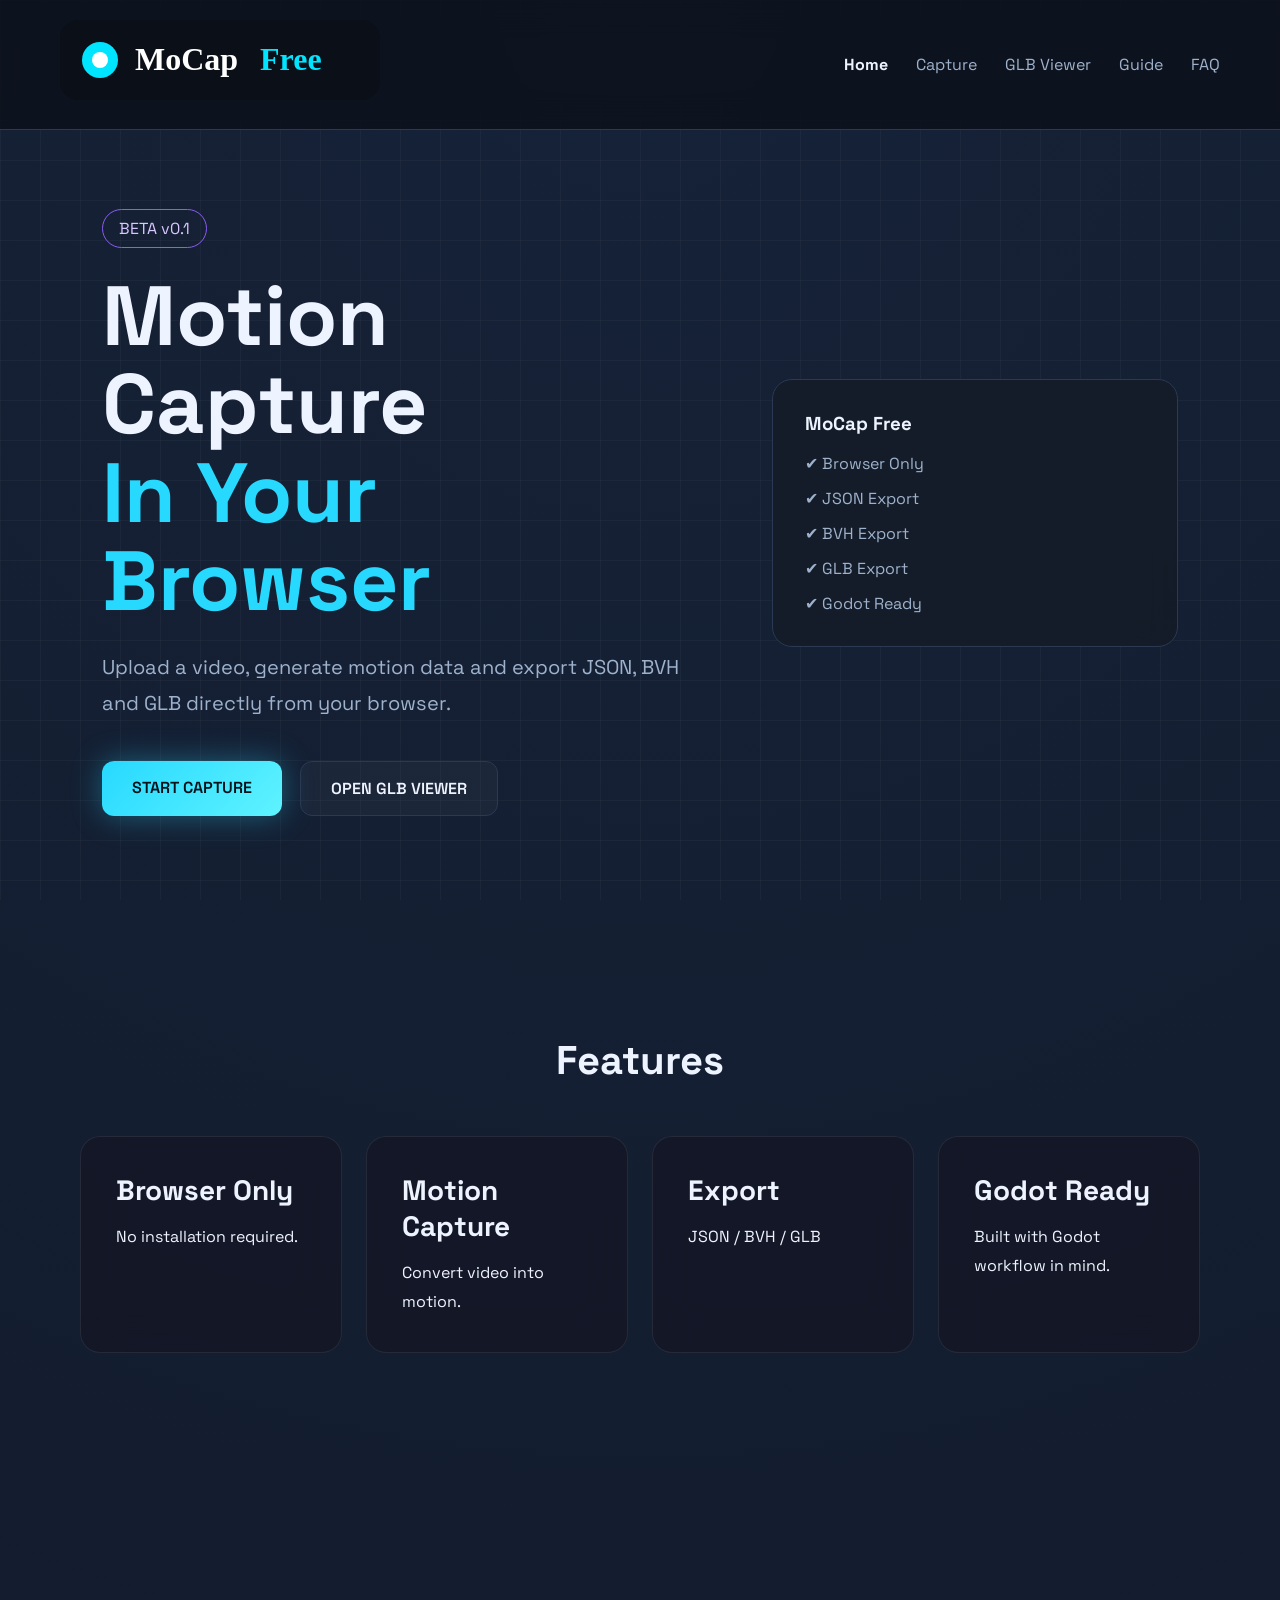
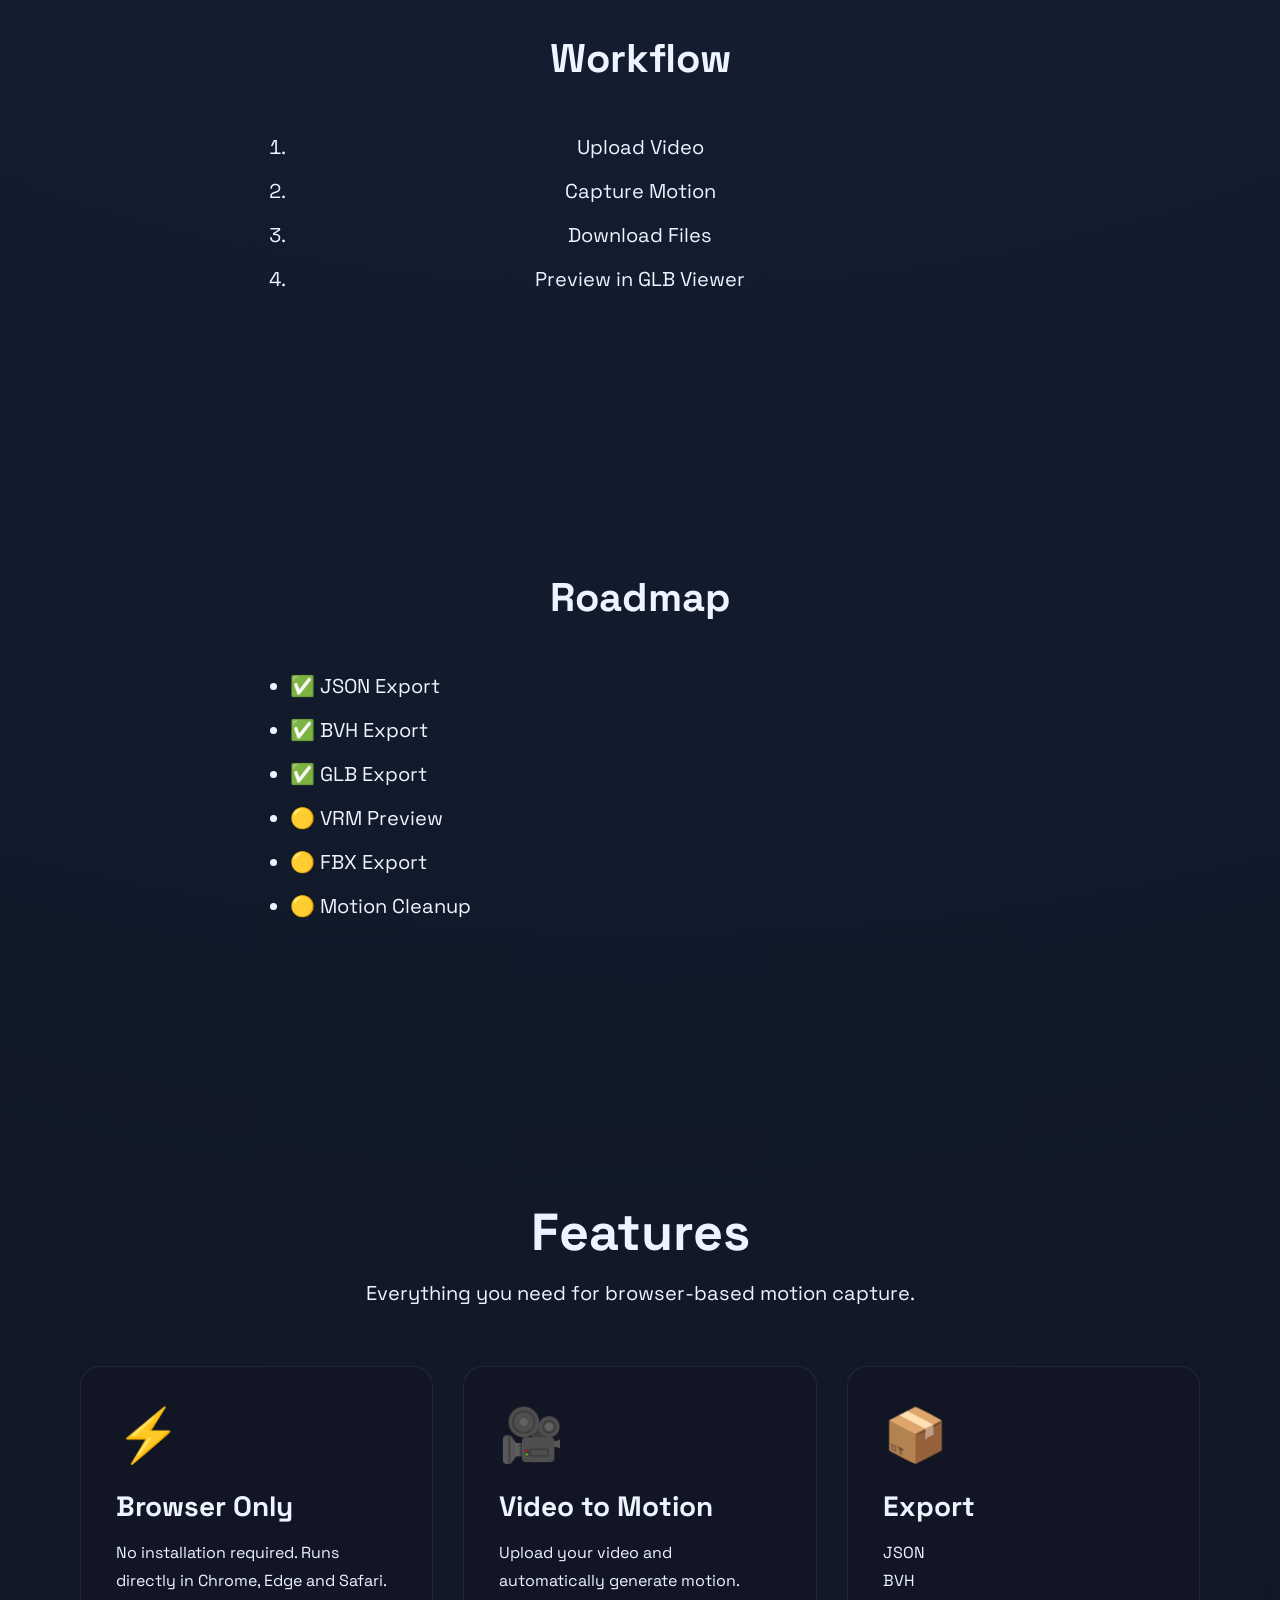
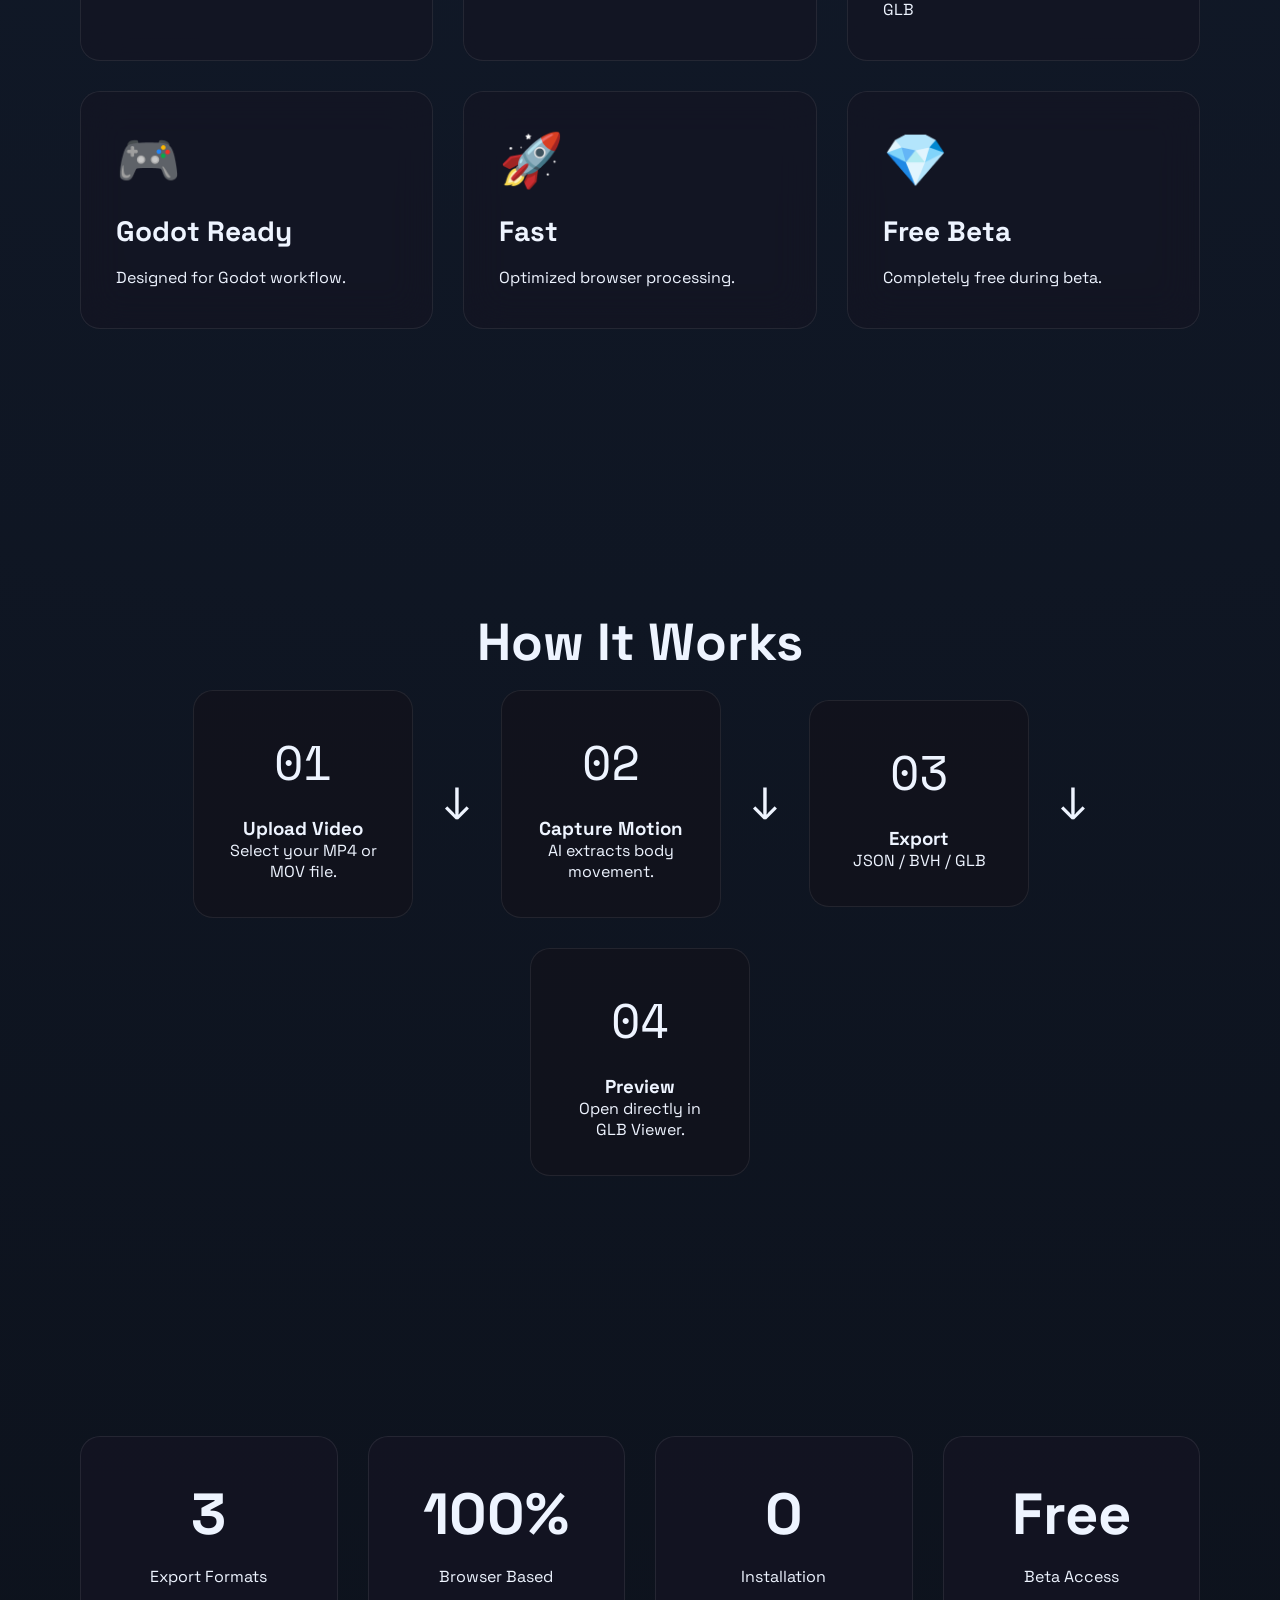
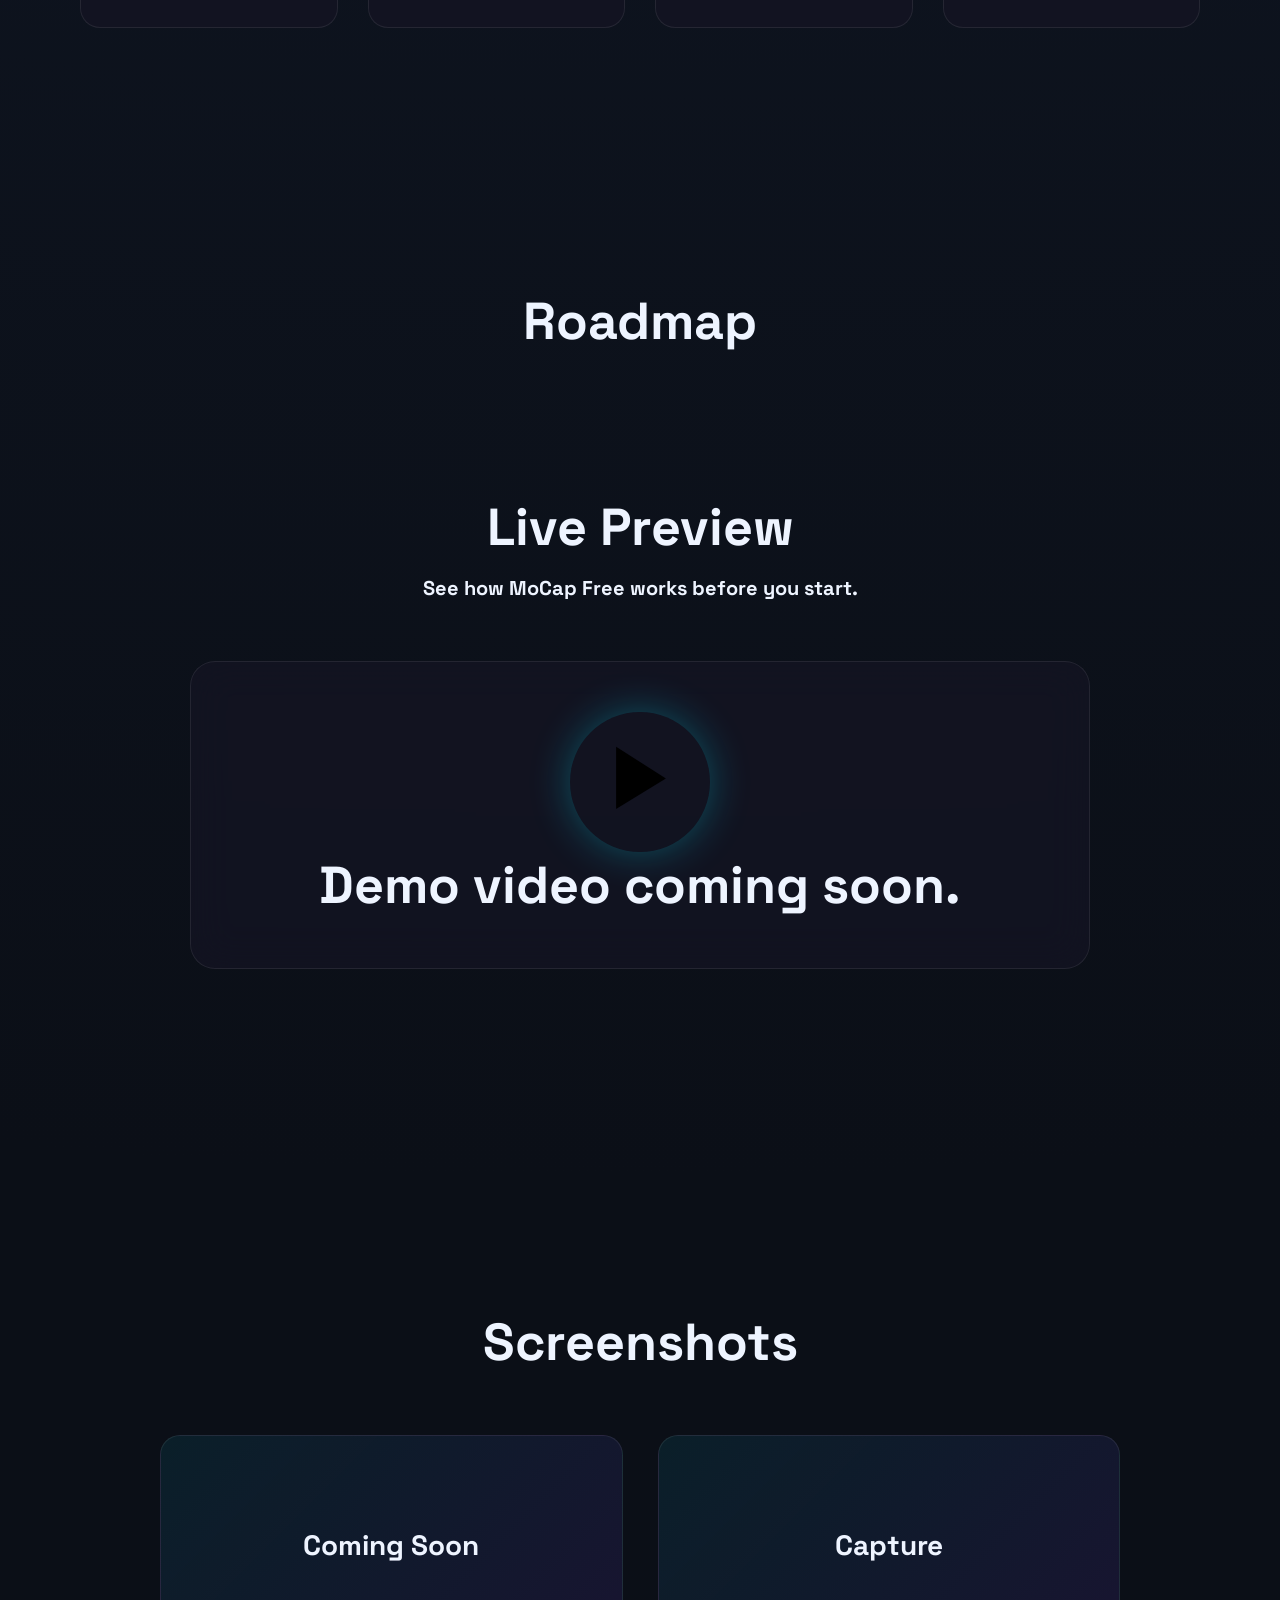
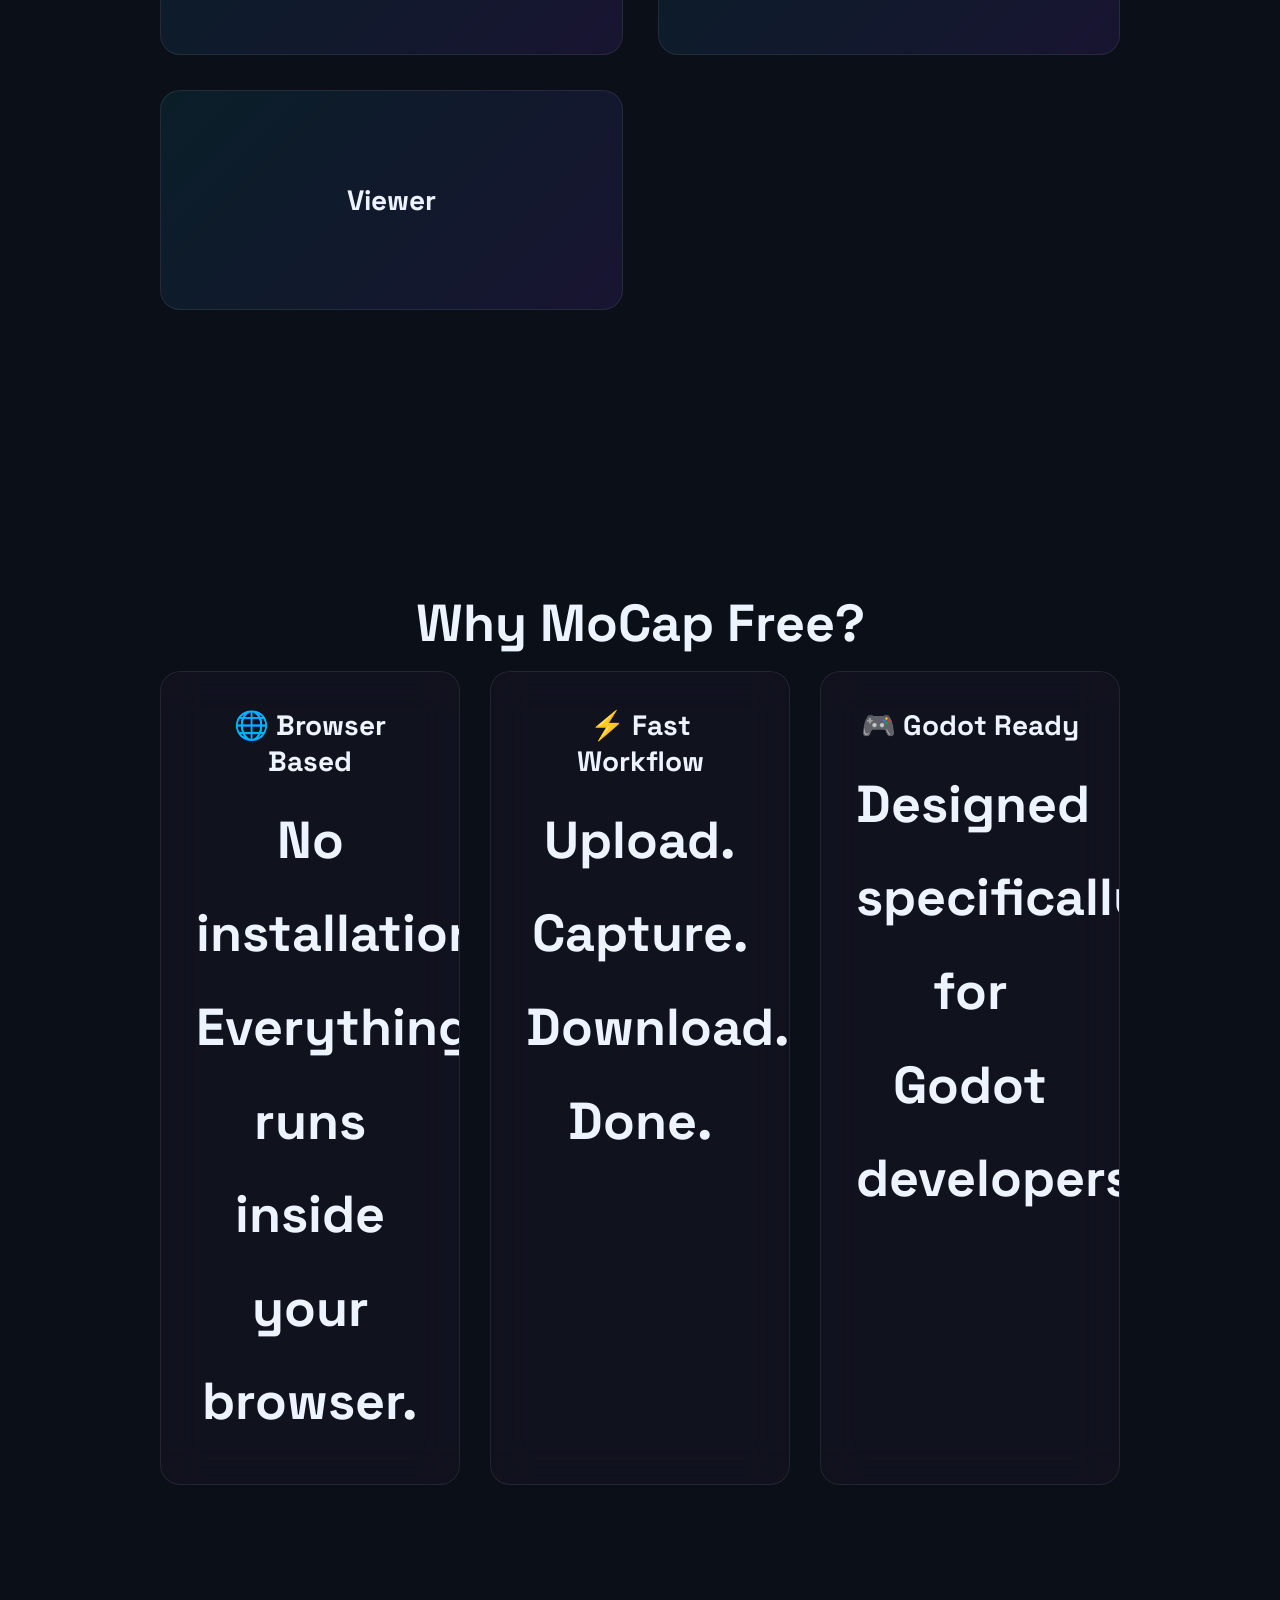
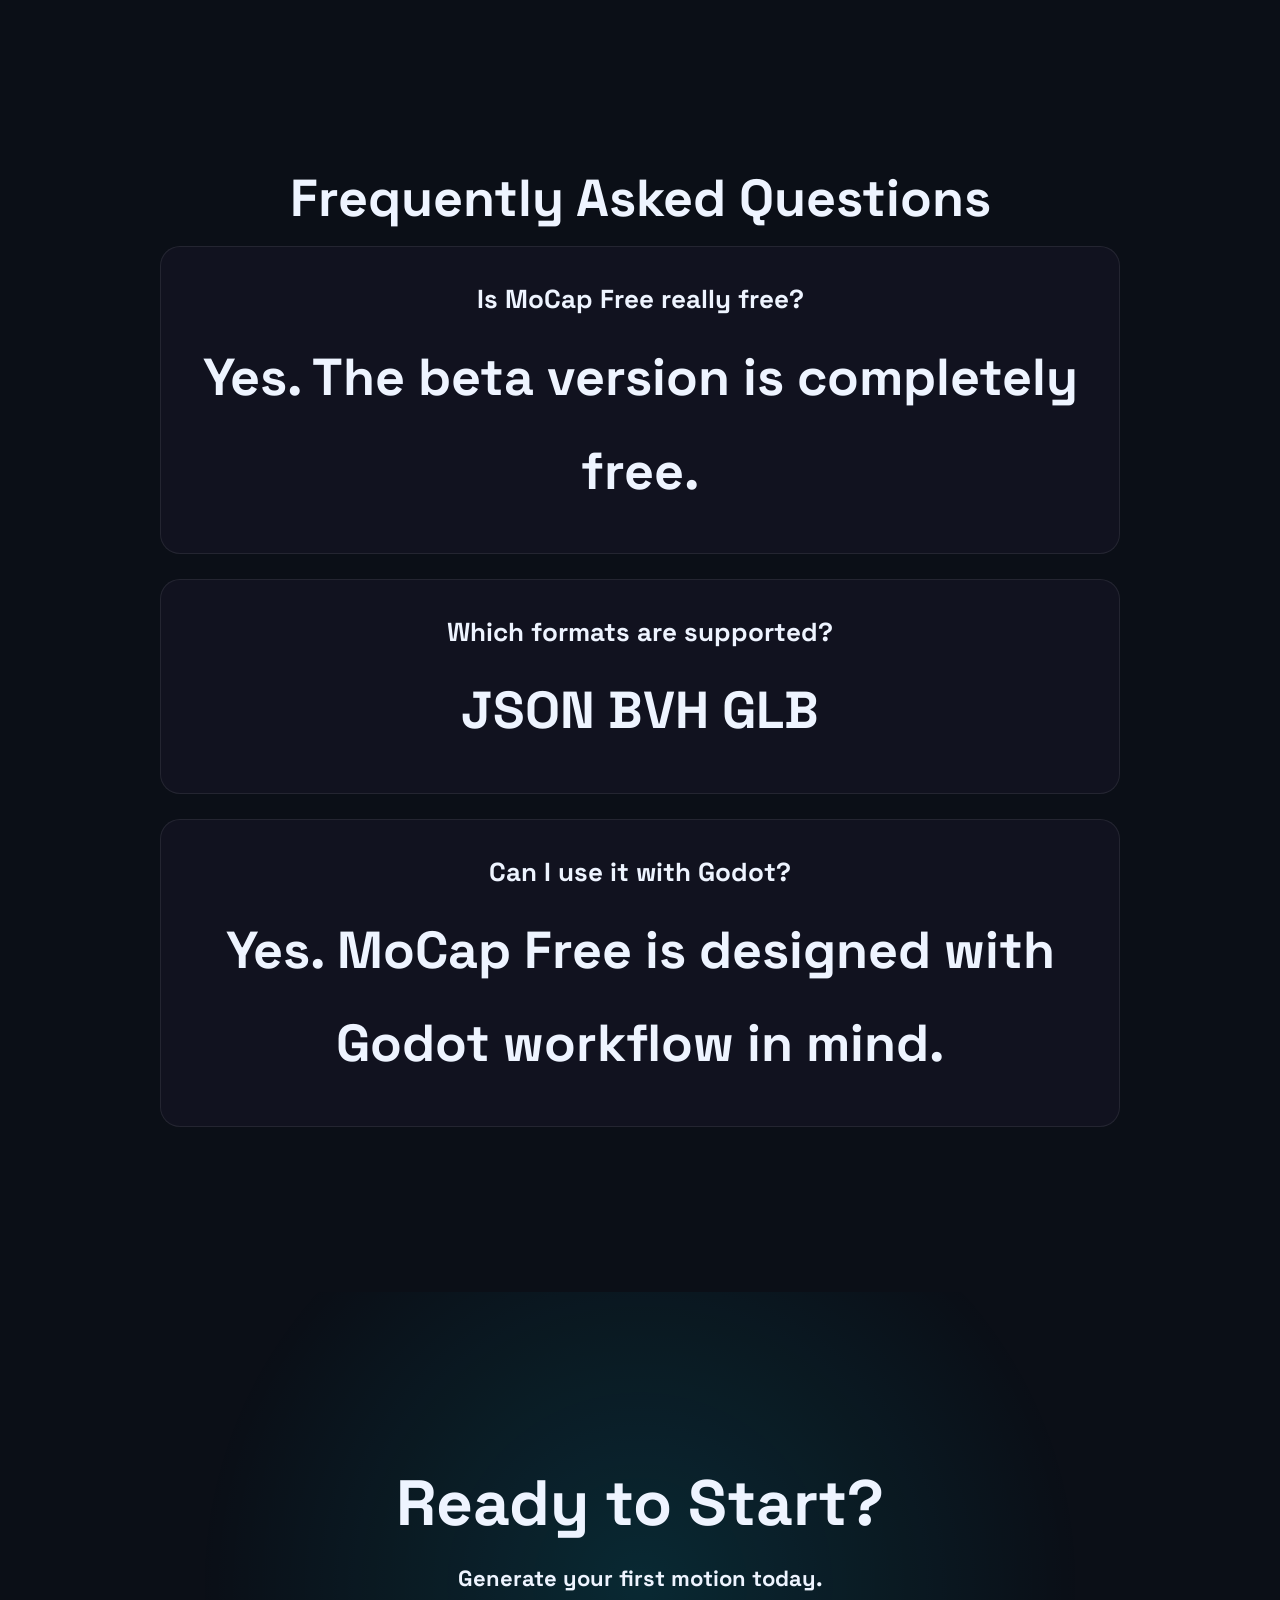
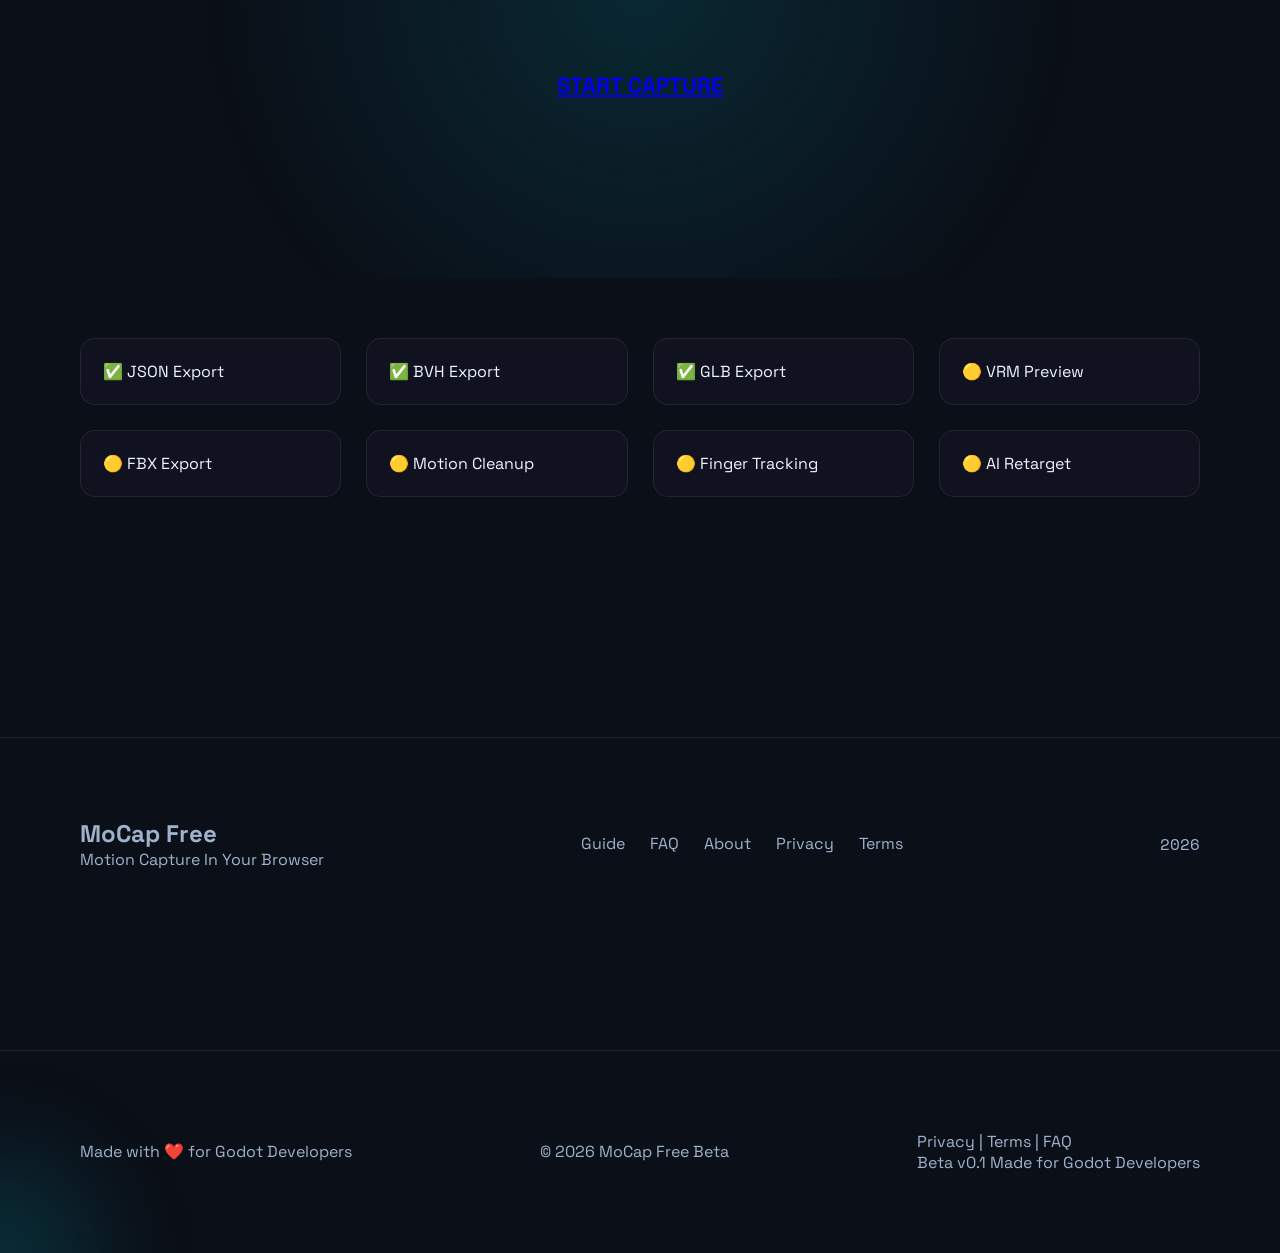
<file: index.html>
<!DOCTYPE html>
<html lang="ja">
<head>
  <link
rel="icon"
href="assets/favicon.svg">

<link
rel="apple-touch-icon"
href="assets/favicon.svg">
  <meta property="og:title"
content="MoCap Free">

<meta property="og:type"
content="website">

<meta property="og:image"
content="assets/og-image.png">

<meta property="og:description"
content="Motion Capture In Your Browser">
  <meta
name="description"
content="Free browser motion capture tool for Godot.">

<meta
name="keywords"
content="Motion Capture, Godot, BVH, GLB, JSON">

<meta
name="author"
content="MoCap Free">
  <link rel="icon" href="assets/favicon.svg">

<link rel="apple-touch-icon"
href="assets/favicon.svg">
<meta charset="UTF-8">
<meta name="viewport" content="width=device-width, initial-scale=1.0">
<title>MoCap Free | Home</title>
<link rel="preconnect" href="https://fonts.googleapis.com">
<link rel="preconnect" href="https://fonts.gstatic.com" crossorigin>
<link href="https://fonts.googleapis.com/css2?family=Space+Grotesk:wght@400;600;700&family=Space+Mono:wght@400;700&display=swap" rel="stylesheet">
<link rel="stylesheet" href="style.css">
</head>
<!-- ==========================================
BACK TO TOP
========================================== -->

<button id="backTop">

↑

</button>
<body>
  <!-- ==========================================
LOADING SCREEN
========================================== -->

<div id="loader">

    <div class="loader-logo">

        <span>Mo</span>Cap Free

    </div>

    <div class="loader-bar">

        <div class="loader-progress"></div>

    </div>

</div>

<!-- ==========================================
SCROLL PROGRESS BAR
========================================== -->

<div id="scroll-progress"></div>
<div class="grid"></div>

<header class="header">
  <div class="logo">
    <a href="index.html">
        <img src="assets/logo.svg" alt="MoCap Free Logo" class="logo-img">
    </a>
</div>

  <nav>
    <a href="index.html">Home</a>
    <a href="mocap.html">Capture</a>
    <a href="glb-viewer.html">GLB Viewer</a>
    <a href="guide.html">Guide</a>
    <a href="faq.html">FAQ</a>
  </nav>
</header>

<section class="hero">
  <div class="hero-text">
    <div class="badge">BETA v0.1</div>
    <h1>Motion Capture<br><span>In Your Browser</span></h1>
    <p>
      Upload a video, generate motion data and export
      JSON, BVH and GLB directly from your browser.
    </p>

    <div class="buttons">
      <a class="btn primary" href="mocap.html">START CAPTURE</a>
      <a class="btn secondary" href="glb-viewer.html">OPEN GLB VIEWER</a>
    </div>
  </div>

  <div class="hero-card">
    <h3>MoCap Free</h3>
    <ul>
      <li>✔ Browser Only</li>
      <li>✔ JSON Export</li>
      <li>✔ BVH Export</li>
      <li>✔ GLB Export</li>
      <li>✔ Godot Ready</li>
    </ul>
  </div>
</section>

<section class="features">
<h2>Features</h2>
<div class="cards">
<div class="card"><h3>Browser Only</h3><p>No installation required.</p></div>
<div class="card"><h3>Motion Capture</h3><p>Convert video into motion.</p></div>
<div class="card"><h3>Export</h3><p>JSON / BVH / GLB</p></div>
<div class="card"><h3>Godot Ready</h3><p>Built with Godot workflow in mind.</p></div>
</div>
</section>

<section class="workflow">
<h2>Workflow</h2>
<ol>
<li>Upload Video</li>
<li>Capture Motion</li>
<li>Download Files</li>
<li>Preview in GLB Viewer</li>
</ol>
</section>

<section class="roadmap">
<h2>Roadmap</h2>
<ul>
<li>✅ JSON Export</li>
<li>✅ BVH Export</li>
<li>✅ GLB Export</li>
<li>🟡 VRM Preview</li>
<li>🟡 FBX Export</li>
<li>🟡 Motion Cleanup</li>
</ul>
</section>
<!-- ==========================================
FEATURES
========================================== -->

<section class="features">

<h2 class="section-title">

Features

</h2>

<p class="section-subtitle">

Everything you need for browser-based motion capture.

</p>

<div class="feature-grid">

<div class="card">

<div class="icon">⚡</div>

<h3>Browser Only</h3>

<p>

No installation required.

Runs directly in Chrome, Edge and Safari.

</p>

</div>

<div class="card">

<div class="icon">🎥</div>

<h3>Video to Motion</h3>

<p>

Upload your video and automatically generate motion.

</p>

</div>

<div class="card">

<div class="icon">📦</div>

<h3>Export</h3>

<p>

JSON

<br>

BVH

<br>

GLB

</p>

</div>

<div class="card">

<div class="icon">🎮</div>

<h3>Godot Ready</h3>

<p>

Designed for Godot workflow.

</p>

</div>

<div class="card">

<div class="icon">🚀</div>

<h3>Fast</h3>

<p>

Optimized browser processing.

</p>

</div>

<div class="card">

<div class="icon">💎</div>

<h3>Free Beta</h3>

<p>

Completely free during beta.

</p>

</div>

</div>

</section>

<!-- ==========================================
WORKFLOW
========================================== -->

<section class="workflow">

<h2 class="section-title">

How It Works

</h2>

<div class="steps">

<div class="step">

<span>01</span>

<h3>Upload Video</h3>

<p>Select your MP4 or MOV file.</p>

</div>

<div class="arrow">

↓

</div>

<div class="step">

<span>02</span>

<h3>Capture Motion</h3>

<p>AI extracts body movement.</p>

</div>

<div class="arrow">

↓

</div>

<div class="step">

<span>03</span>

<h3>Export</h3>

<p>JSON / BVH / GLB</p>

</div>

<div class="arrow">

↓

</div>

<div class="step">

<span>04</span>

<h3>Preview</h3>

<p>Open directly in GLB Viewer.</p>

</div>

</div>

</section>

<!-- ==========================================
STATISTICS
========================================== -->

<section class="stats">

<div class="stat">

<h2>3</h2>

<p>

Export Formats

</p>

</div>

<div class="stat">

<h2>100%</h2>

<p>

Browser Based

</p>

</div>

<div class="stat">

<h2>0</h2>

<p>

Installation

</p>

</div>

<div class="stat">

<h2>Free</h2>

<p>

Beta Access

</p>

</div>

</section>

<!-- ==========================================
ROADMAP
========================================== -->

<section class="roadmap">

<h2 class="section-title">

Roadmap
<!-- ==========================================
DEMO
========================================== -->

<section class="demo">

<h2 class="section-title">

Live Preview

</h2>

<p class="section-subtitle">

See how MoCap Free works before you start.

</p>

<div class="demo-box">

<div class="video-placeholder">

▶

</div>

<p>

Demo video coming soon.

</p>

</div>

</section>

<!-- ==========================================
SCREENSHOTS
========================================== -->

<section class="screenshots">

<h2 class="section-title">

Screenshots

</h2>

<div class="shot-grid">

<div class="shot">

Coming Soon

</div>

<div class="shot">

Capture

</div>

<div class="shot">

Viewer

</div>

</div>

</section>

<!-- ==========================================
WHY MOCAP FREE
========================================== -->

<section class="why">

<h2 class="section-title">

Why MoCap Free?

</h2>

<div class="feature-grid">

<div class="card">

<h3>

🌐 Browser Based

</h3>

<p>

No installation.

Everything runs inside your browser.

</p>

</div>

<div class="card">

<h3>

⚡ Fast Workflow

</h3>

<p>

Upload.

Capture.

Download.

Done.

</p>

</div>

<div class="card">

<h3>

🎮 Godot Ready

</h3>

<p>

Designed specifically for Godot developers.

</p>

</div>

</div>

</section>

<!-- ==========================================
FAQ
========================================== -->

<section class="faq-preview">

<h2 class="section-title">

Frequently Asked Questions

</h2>

<div class="faq-item">

<h3>

Is MoCap Free really free?

</h3>

<p>

Yes.

The beta version is completely free.

</p>

</div>

<div class="faq-item">

<h3>

Which formats are supported?

</h3>

<p>

JSON

BVH

GLB

</p>

</div>

<div class="faq-item">

<h3>

Can I use it with Godot?

</h3>

<p>

Yes.

MoCap Free is designed with Godot workflow in mind.

</p>

</div>

</section>

<!-- ==========================================
CALL TO ACTION
========================================== -->

<section class="cta">

<h2>

Ready to Start?

</h2>

<p>

Generate your first motion today.

</p>

<a href="mocap.html" class="btn-primary">

START CAPTURE

</a>

</section>
</h2>

<div class="roadmap-grid">

<div class="done">

✅ JSON Export

</div>

<div class="done">

✅ BVH Export

</div>

<div class="done">

✅ GLB Export

</div>

<div>

🟡 VRM Preview

</div>

<div>

🟡 FBX Export

</div>

<div>

🟡 Motion Cleanup

</div>

<div>

🟡 Finger Tracking

</div>

<div>

🟡 AI Retarget

</div>

</div>

</section>

<!-- ==========================================
FOOTER
========================================== -->

<footer>

<div>

<h2>

MoCap Free

</h2>

<p>

Motion Capture In Your Browser

</p>

</div>

<div class="footer-links">

<a href="guide.html">

Guide

</a>

<a href="faq.html">

FAQ

</a>

<a href="about.html">

About

</a>

<a href="privacy.html">

Privacy

</a>

<a href="terms.html">

Terms

</a>

</div>

<p class="footer-year">

2026

</p>

</footer>

<footer>
  <p>

Made with ❤️ for Godot Developers

</p>
<p>© 2026 MoCap Free Beta</p>
<div>
<a href="privacy.html">Privacy</a> |
<a href="terms.html">Terms</a> |
<a href="faq.html">FAQ</a>
<p>

Beta v0.1

Made for Godot Developers

</p>
</div>
</footer>

<script src="main.js"></script>
</body>
</html>
</file>
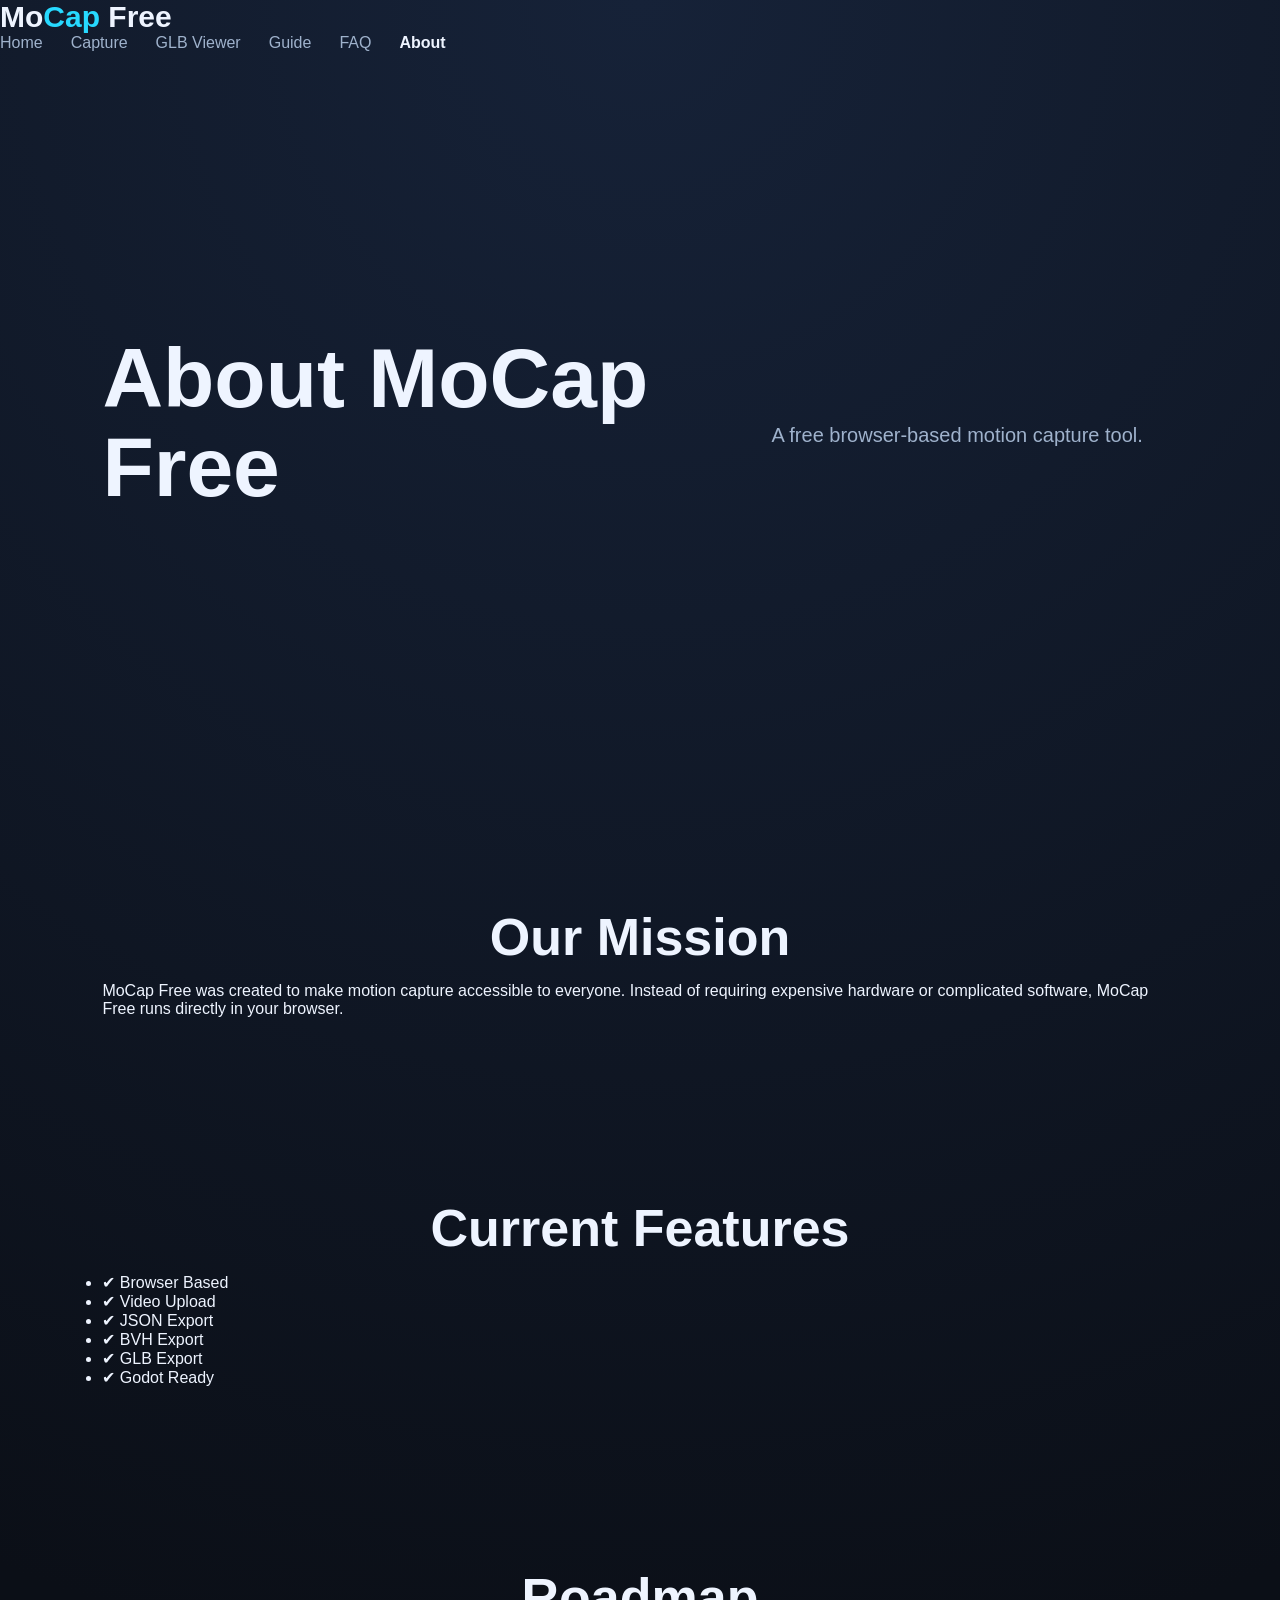
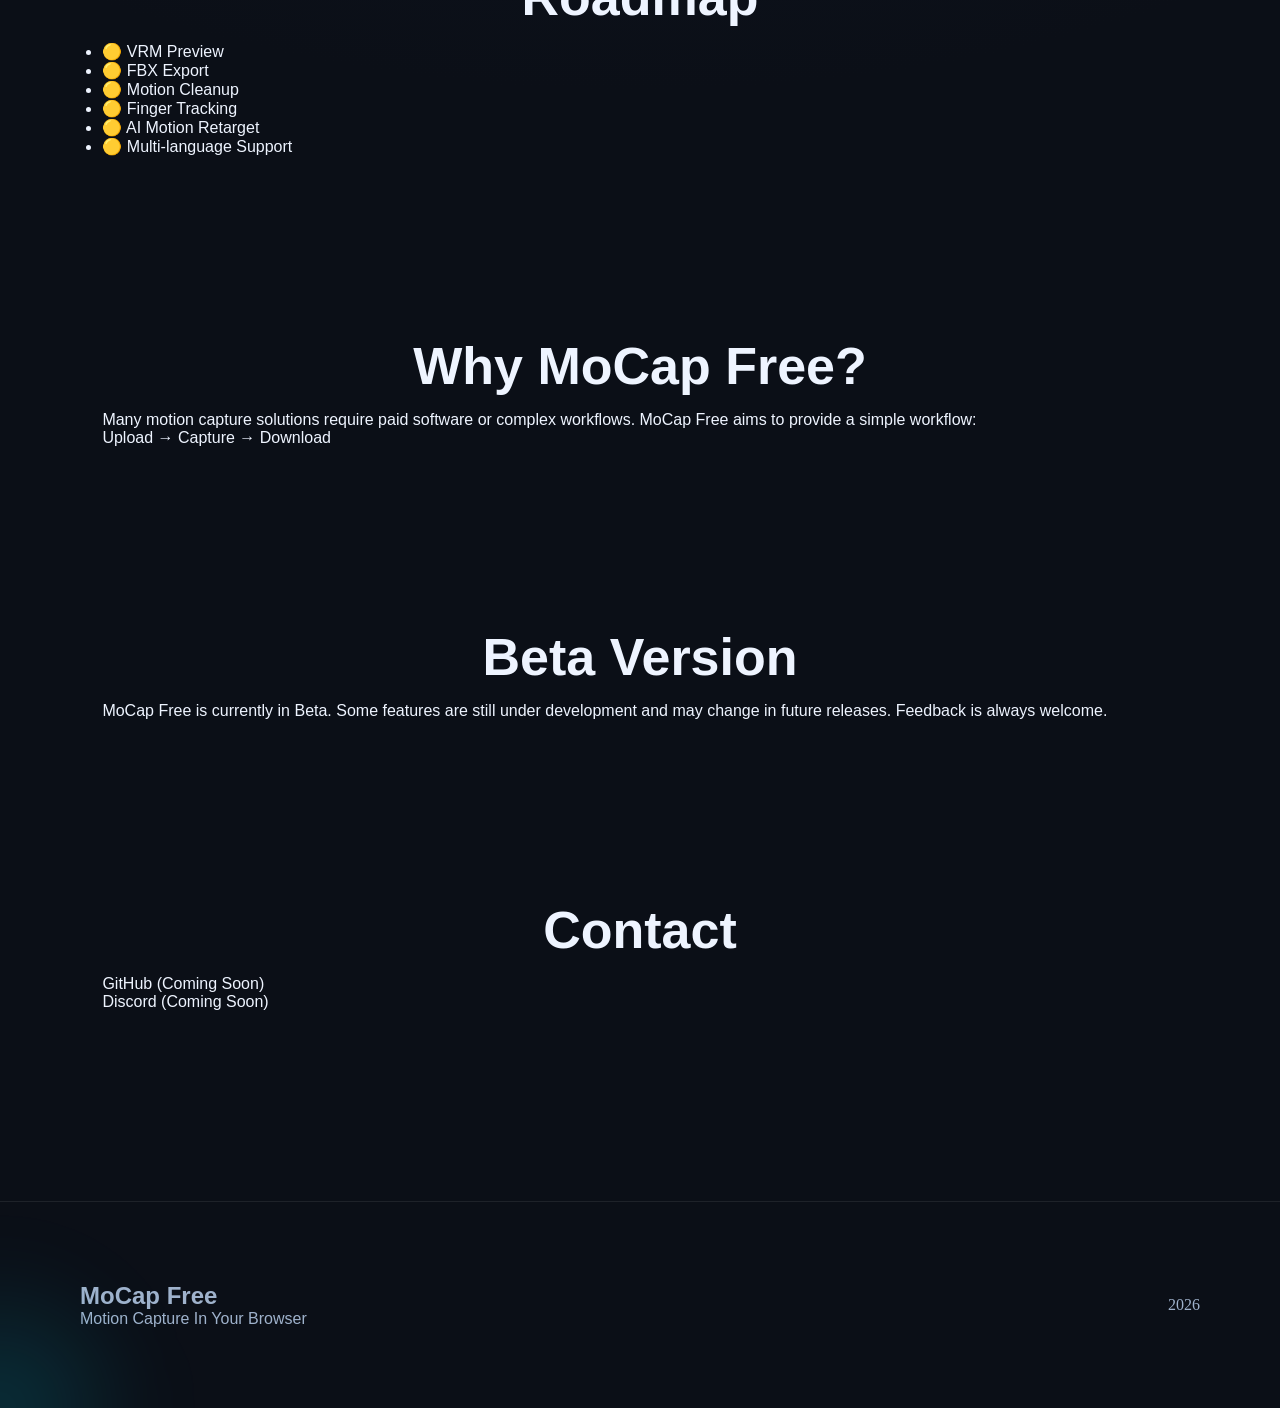
<file: about.html>
<!DOCTYPE html>
<html lang="ja">

<head>

<meta charset="UTF-8">

<meta name="viewport" content="width=device-width, initial-scale=1.0">

<title>About | MoCap Free</title>

<link rel="stylesheet" href="style.css">

</head>

<body>

<header>

<div class="logo">

Mo<span>Cap</span> Free

</div>

<nav>

<a href="index.html">Home</a>

<a href="mocap.html">Capture</a>

<a href="glb-viewer.html">GLB Viewer</a>

<a href="guide.html">Guide</a>

<a href="faq.html">FAQ</a>

<a href="about.html" class="active">About</a>

</nav>

</header>

<section class="hero small">

<h1>

About MoCap Free

</h1>

<p>

A free browser-based motion capture tool.

</p>

</section>

<section>

<h2 class="section-title">

Our Mission

</h2>

<p>

MoCap Free was created to make motion capture accessible to everyone.

Instead of requiring expensive hardware or complicated software, MoCap Free runs directly in your browser.

</p>

</section>

<section>

<h2 class="section-title">

Current Features

</h2>

<ul>

<li>✔ Browser Based</li>

<li>✔ Video Upload</li>

<li>✔ JSON Export</li>

<li>✔ BVH Export</li>

<li>✔ GLB Export</li>

<li>✔ Godot Ready</li>

</ul>

</section>

<section>

<h2 class="section-title">

Roadmap

</h2>

<ul>

<li>🟡 VRM Preview</li>

<li>🟡 FBX Export</li>

<li>🟡 Motion Cleanup</li>

<li>🟡 Finger Tracking</li>

<li>🟡 AI Motion Retarget</li>

<li>🟡 Multi-language Support</li>

</ul>

</section>

<section>

<h2 class="section-title">

Why MoCap Free?

</h2>

<p>

Many motion capture solutions require paid software or complex workflows.

MoCap Free aims to provide a simple workflow:

</p>

<p>

Upload → Capture → Download

</p>

</section>

<section>

<h2 class="section-title">

Beta Version

</h2>

<p>

MoCap Free is currently in Beta.

Some features are still under development and may change in future releases.

Feedback is always welcome.

</p>

</section>

<section>

<h2 class="section-title">

Contact

</h2>

<p>

GitHub

(Coming Soon)

</p>

<p>

Discord

(Coming Soon)

</p>

</section>

<footer>

<div>

<h2>

MoCap Free

</h2>

<p>

Motion Capture In Your Browser

</p>

</div>

<p class="footer-year">

2026

</p>

</footer>

<script src="main.js"></script>

</body>

</html>
</file>
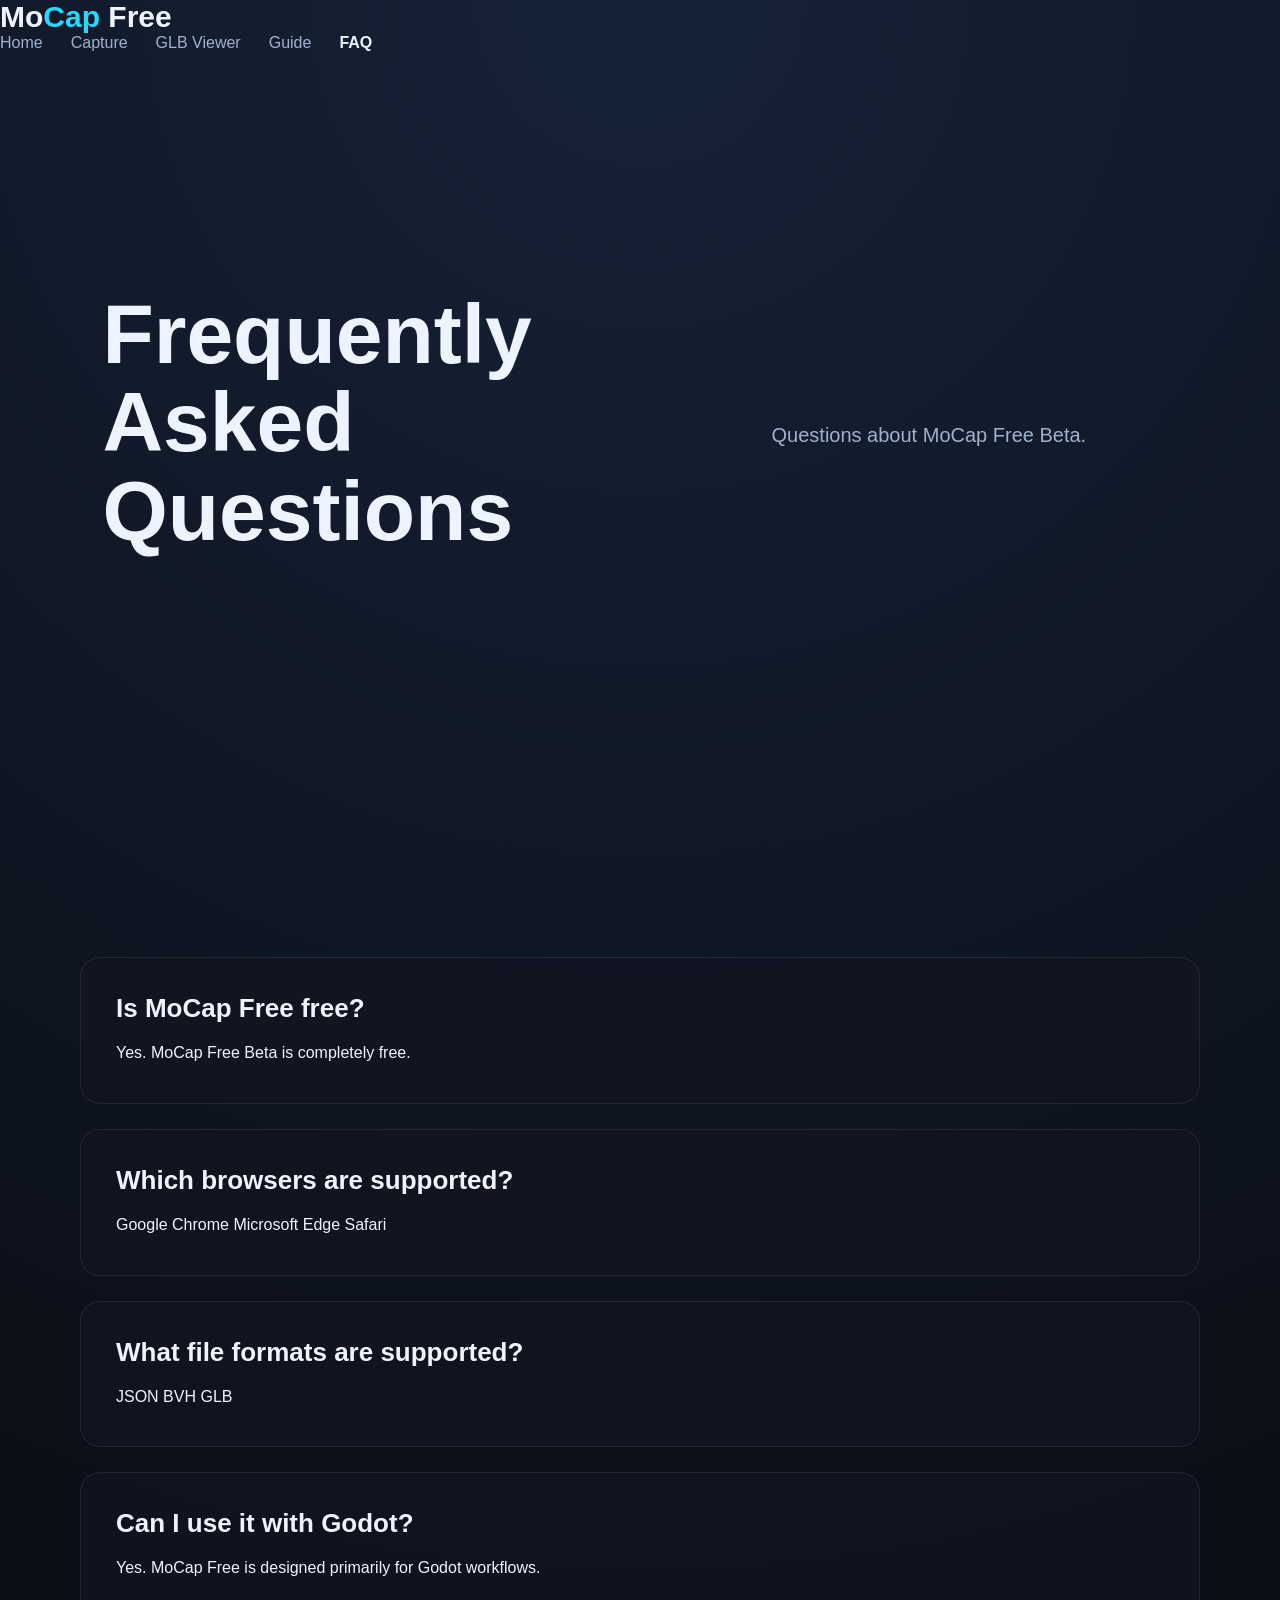
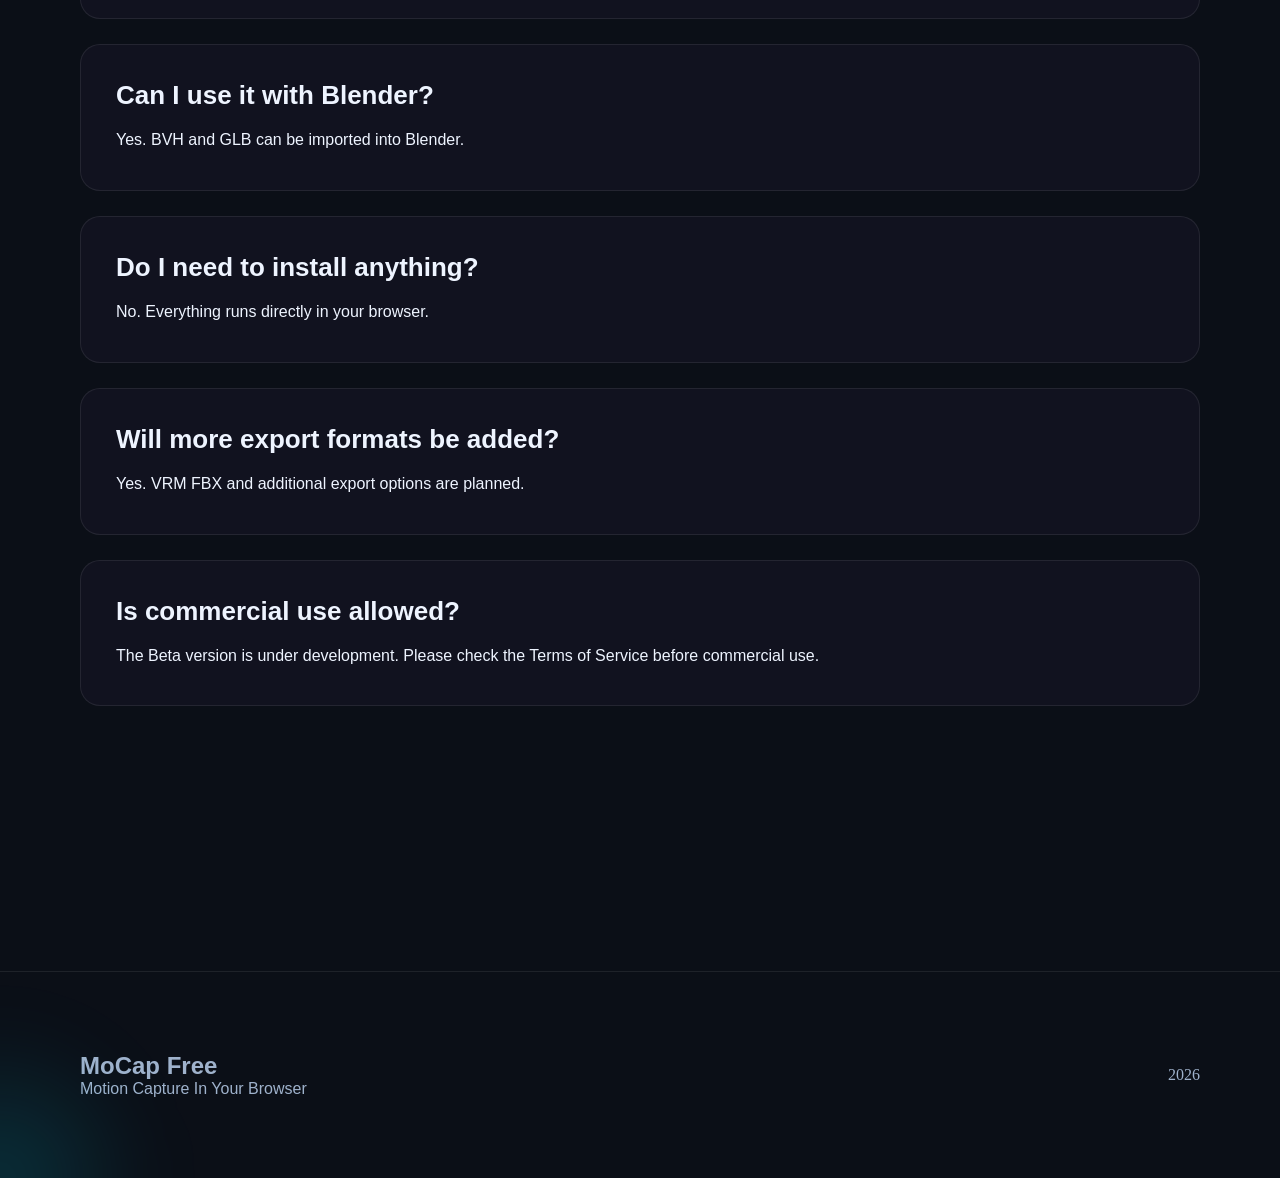
<file: faq.html>
<!DOCTYPE html>
<html lang="ja">

<head>

<meta charset="UTF-8">
<meta name="viewport" content="width=device-width, initial-scale=1.0">

<title>FAQ | MoCap Free</title>

<link rel="stylesheet" href="style.css">

</head>

<body>

<header>

<div class="logo">

Mo<span>Cap</span> Free

</div>

<nav>

<a href="index.html">Home</a>

<a href="mocap.html">Capture</a>

<a href="glb-viewer.html">GLB Viewer</a>

<a href="guide.html">Guide</a>

<a href="faq.html" class="active">FAQ</a>

</nav>

</header>

<section class="hero small">

<h1>

Frequently Asked Questions

</h1>

<p>

Questions about MoCap Free Beta.

</p>

</section>

<section class="faq-preview">

<div class="faq-item">

<h3>

Is MoCap Free free?

</h3>

<p>

Yes.

MoCap Free Beta is completely free.

</p>

</div>

<div class="faq-item">

<h3>

Which browsers are supported?

</h3>

<p>

Google Chrome

Microsoft Edge

Safari

</p>

</div>

<div class="faq-item">

<h3>

What file formats are supported?

</h3>

<p>

JSON

BVH

GLB

</p>

</div>

<div class="faq-item">

<h3>

Can I use it with Godot?

</h3>

<p>

Yes.

MoCap Free is designed primarily for Godot workflows.

</p>

</div>

<div class="faq-item">

<h3>

Can I use it with Blender?

</h3>

<p>

Yes.

BVH and GLB can be imported into Blender.

</p>

</div>

<div class="faq-item">

<h3>

Do I need to install anything?

</h3>

<p>

No.

Everything runs directly in your browser.

</p>

</div>

<div class="faq-item">

<h3>

Will more export formats be added?

</h3>

<p>

Yes.

VRM

FBX

and additional export options are planned.

</p>

</div>

<div class="faq-item">

<h3>

Is commercial use allowed?

</h3>

<p>

The Beta version is under development.

Please check the Terms of Service before commercial use.

</p>

</div>

</section>

<footer>

<div>

<h2>

MoCap Free

</h2>

<p>

Motion Capture In Your Browser

</p>

</div>

<p class="footer-year">

2026

</p>

</footer>

<script src="main.js"></script>

</body>

</html>
</file>
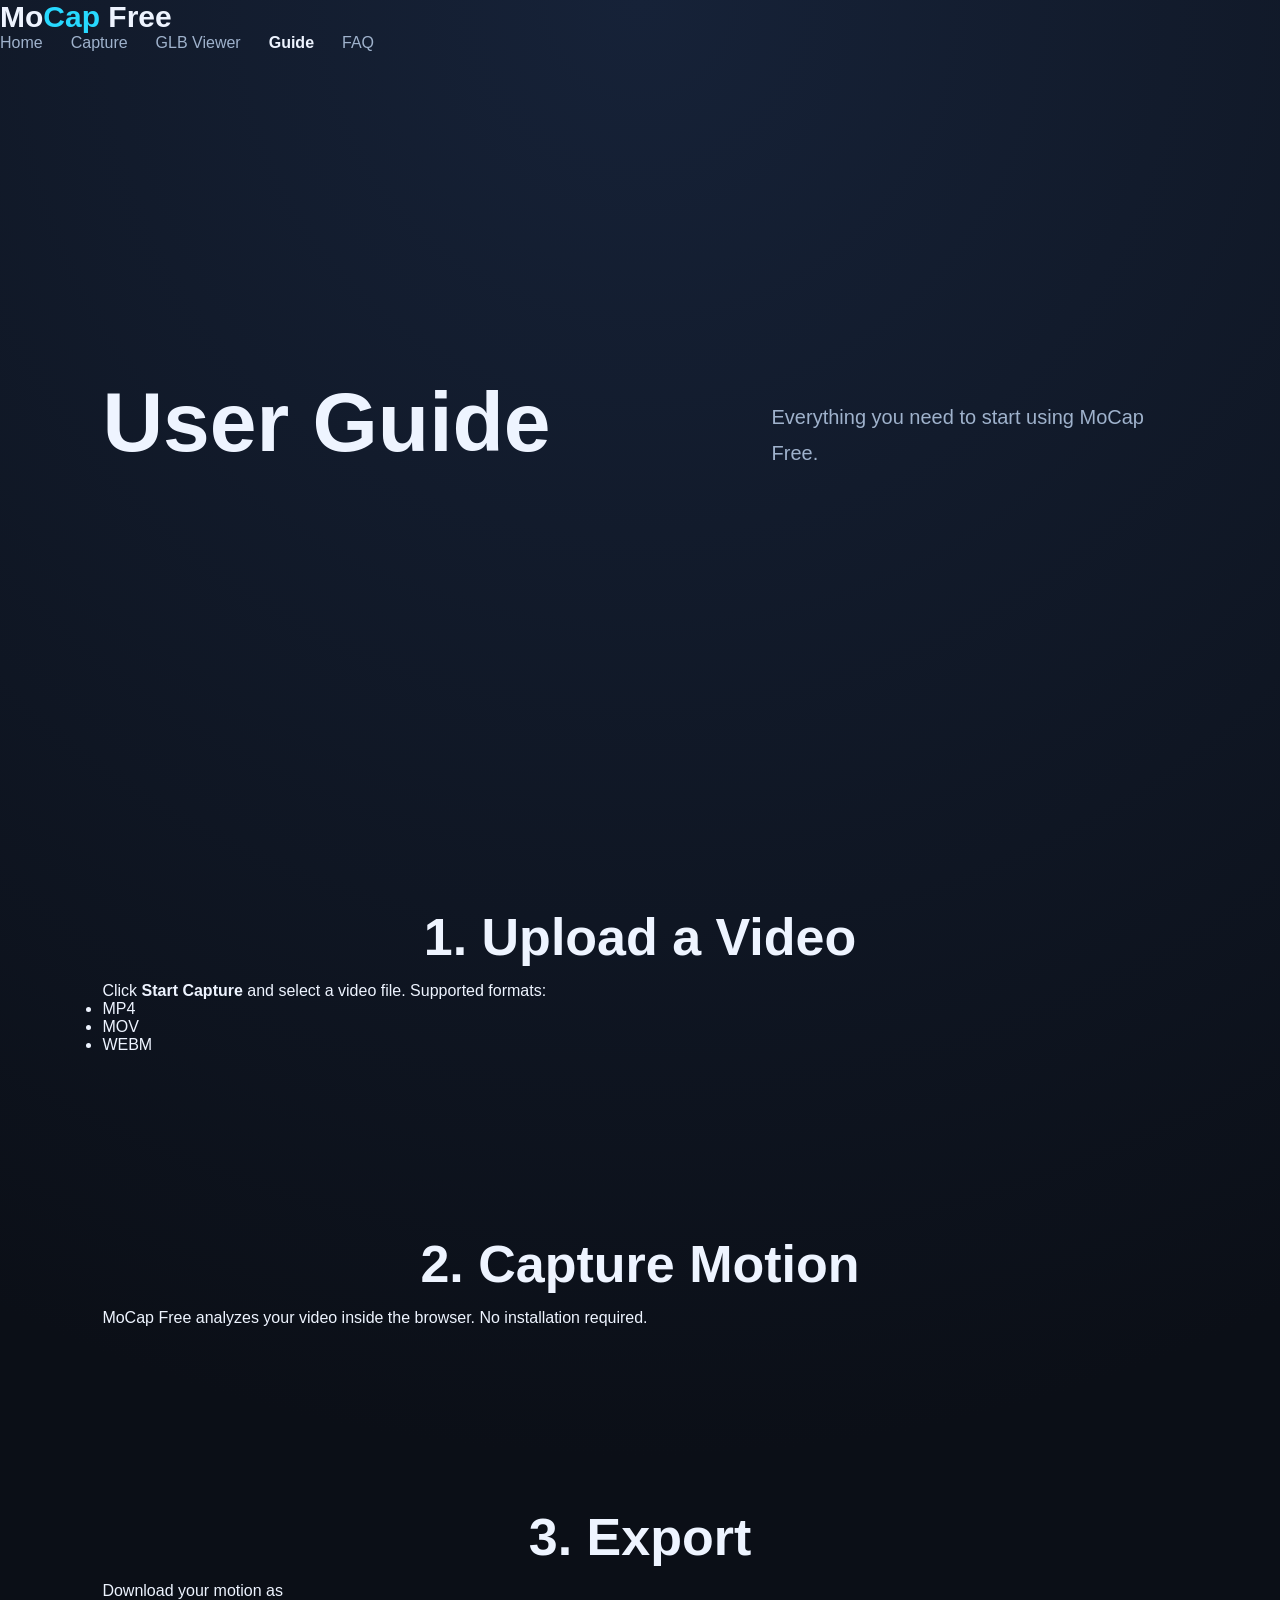
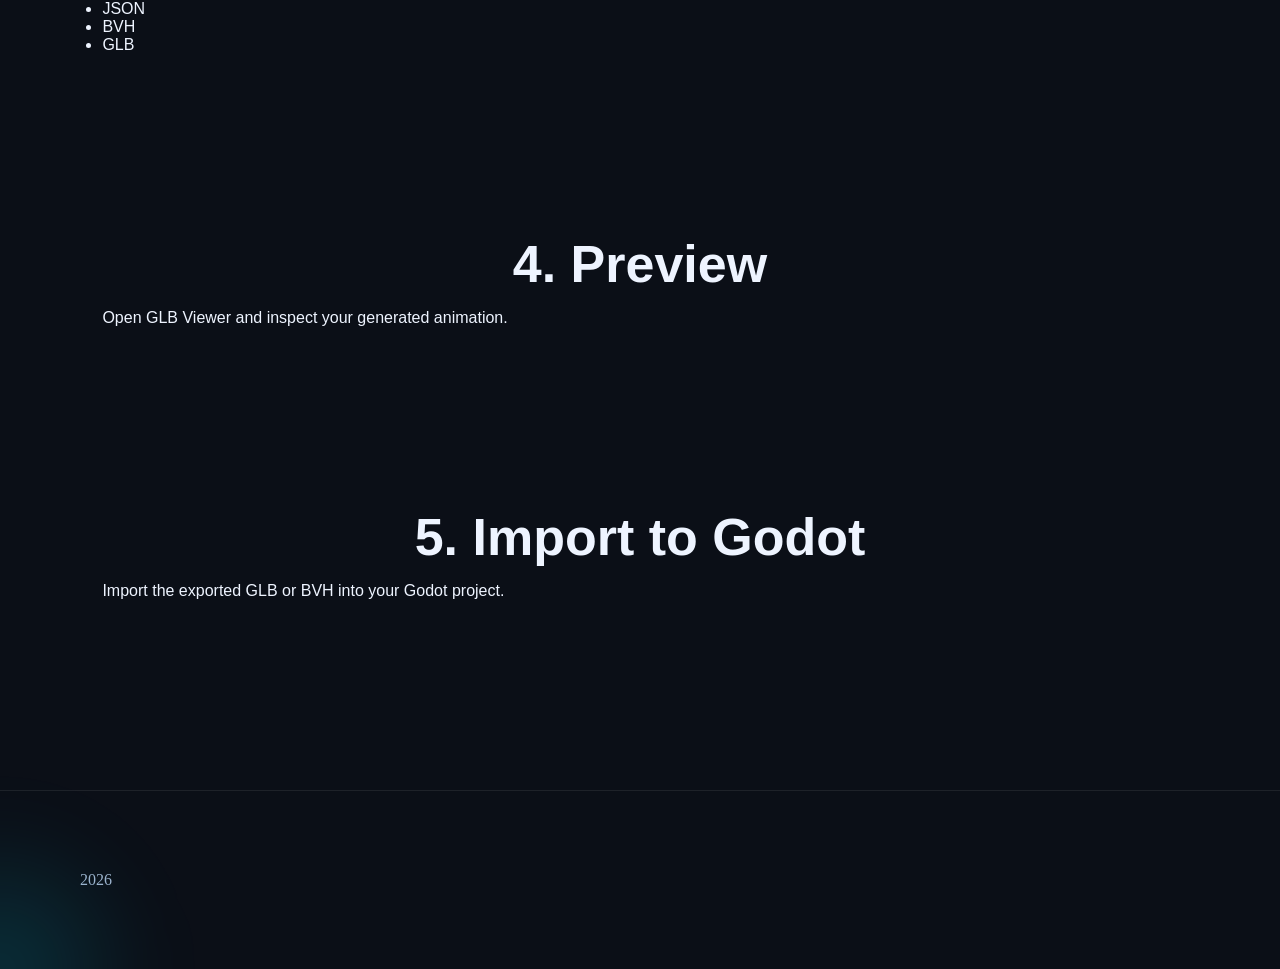
<file: guide.html>
<!DOCTYPE html>
<html lang="ja">

<head>

<meta charset="UTF-8">

<meta name="viewport" content="width=device-width, initial-scale=1.0">

<title>Guide | MoCap Free</title>

<link rel="stylesheet" href="style.css">

</head>

<body>

<header>

<div class="logo">

Mo<span>Cap</span> Free

</div>

<nav>

<a href="index.html">Home</a>

<a href="mocap.html">Capture</a>

<a href="glb-viewer.html">GLB Viewer</a>

<a href="guide.html" class="active">Guide</a>

<a href="faq.html">FAQ</a>

</nav>

</header>

<section class="hero small">

<h1>User Guide</h1>

<p>

Everything you need to start using MoCap Free.

</p>

</section>

<section>

<h2 class="section-title">

1. Upload a Video

</h2>

<p>

Click <b>Start Capture</b> and select a video file.

Supported formats:

</p>

<ul>

<li>MP4</li>

<li>MOV</li>

<li>WEBM</li>

</ul>

</section>

<section>

<h2 class="section-title">

2. Capture Motion

</h2>

<p>

MoCap Free analyzes your video inside the browser.

No installation required.

</p>

</section>

<section>

<h2 class="section-title">

3. Export

</h2>

<p>

Download your motion as

</p>

<ul>

<li>JSON</li>

<li>BVH</li>

<li>GLB</li>

</ul>

</section>

<section>

<h2 class="section-title">

4. Preview

</h2>

<p>

Open GLB Viewer and inspect your generated animation.

</p>

</section>

<section>

<h2 class="section-title">

5. Import to Godot

</h2>

<p>

Import the exported GLB or BVH into your Godot project.

</p>

</section>

<footer>

<p class="footer-year">

2026

</p>

</footer>

<script src="main.js"></script>

</body>

</html>
</file>
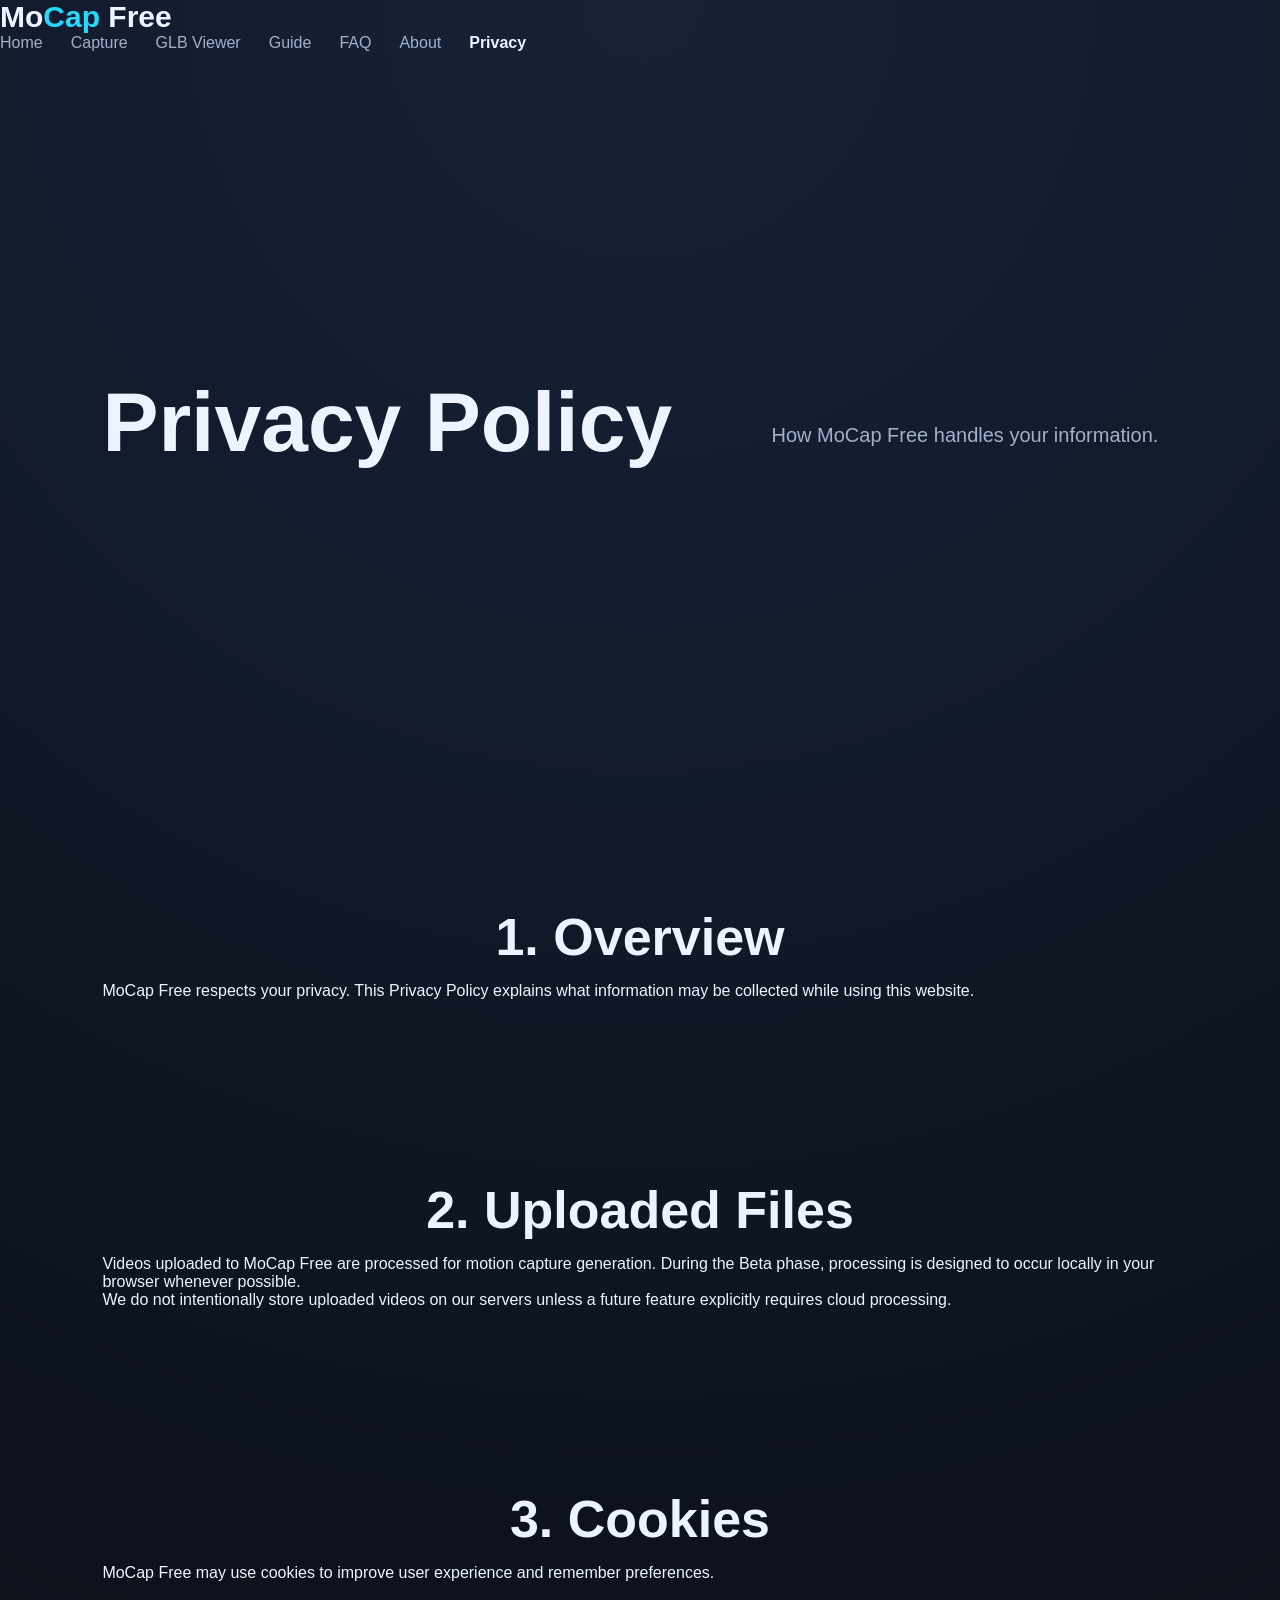
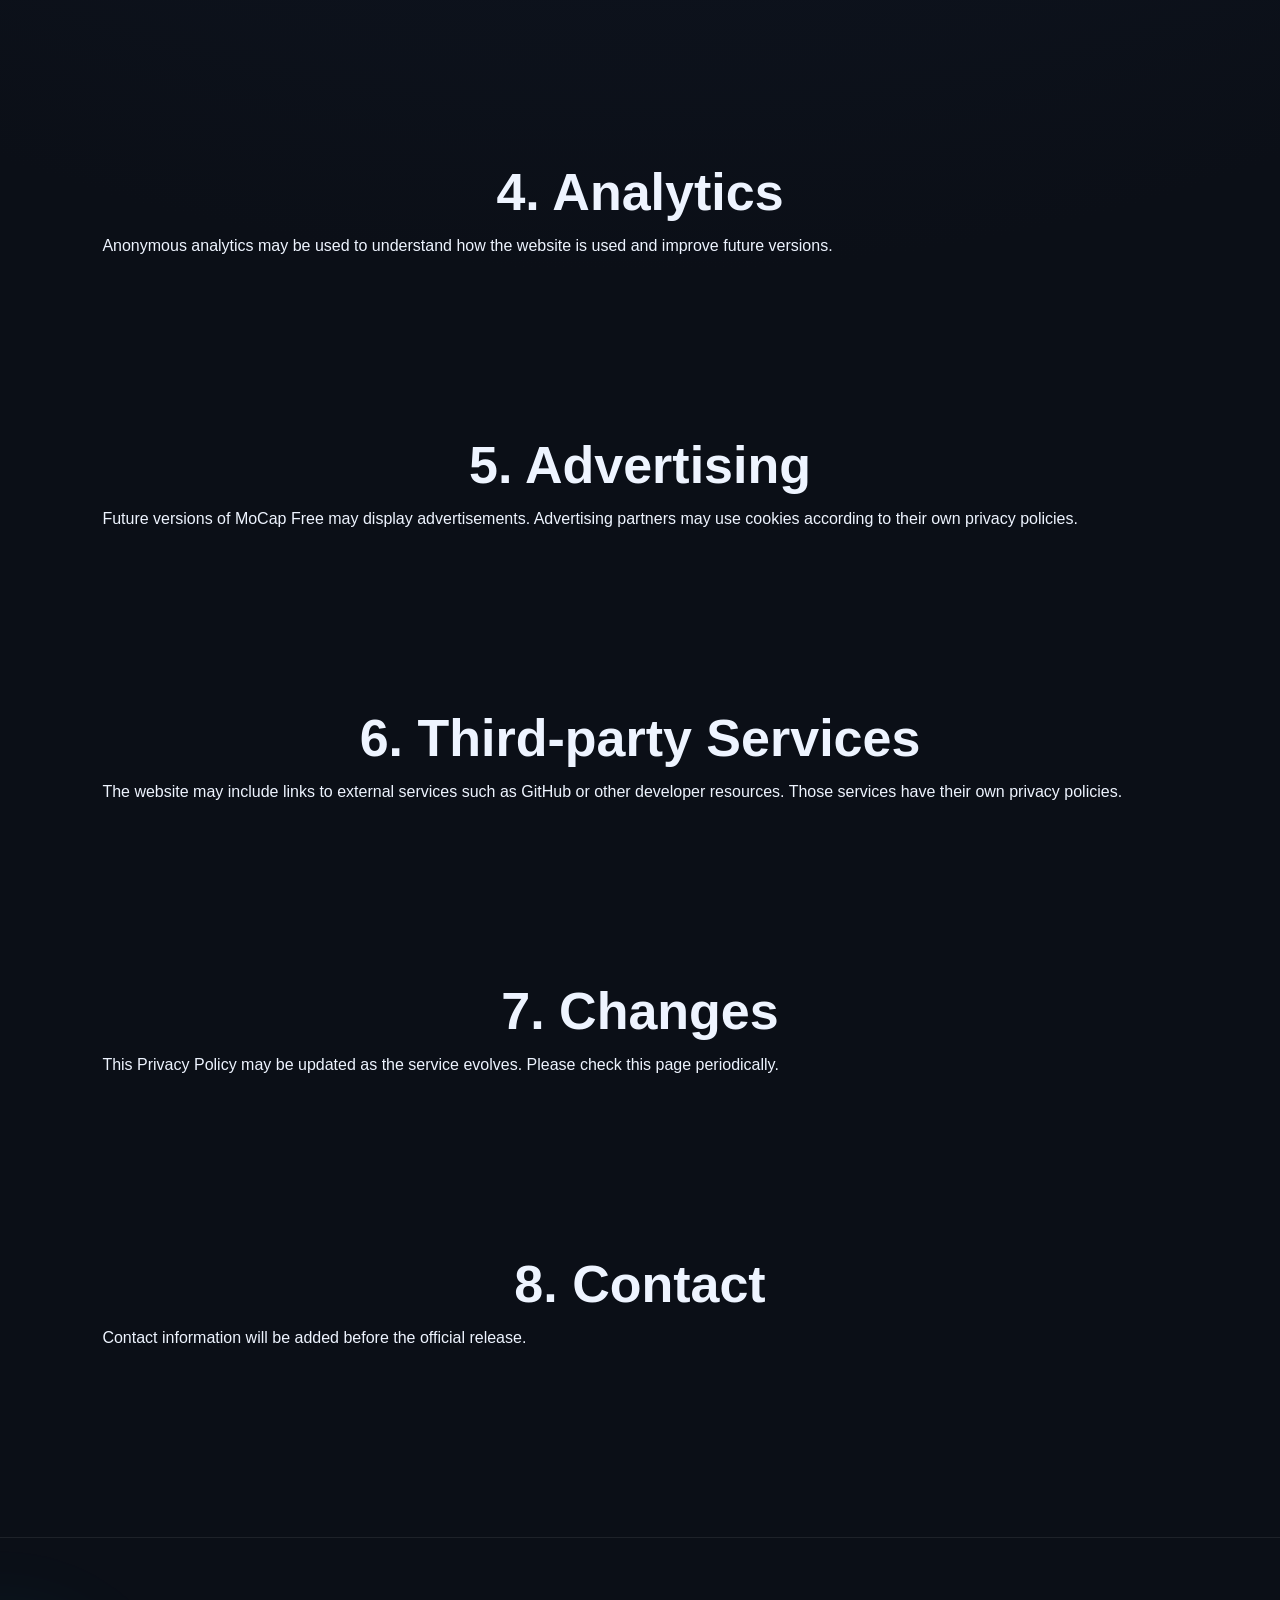
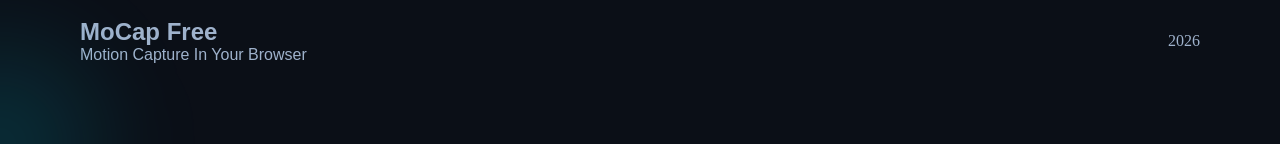
<file: privacy.html>
<!DOCTYPE html>
<html lang="ja">

<head>

<meta charset="UTF-8">

<meta name="viewport" content="width=device-width, initial-scale=1.0">

<title>Privacy Policy | MoCap Free</title>

<link rel="stylesheet" href="style.css">

</head>

<body>

<header>

<div class="logo">

Mo<span>Cap</span> Free

</div>

<nav>

<a href="index.html">Home</a>

<a href="mocap.html">Capture</a>

<a href="glb-viewer.html">GLB Viewer</a>

<a href="guide.html">Guide</a>

<a href="faq.html">FAQ</a>

<a href="about.html">About</a>

<a href="privacy.html" class="active">Privacy</a>

</nav>

</header>

<section class="hero small">

<h1>

Privacy Policy

</h1>

<p>

How MoCap Free handles your information.

</p>

</section>

<section>

<h2 class="section-title">

1. Overview

</h2>

<p>

MoCap Free respects your privacy.

This Privacy Policy explains what information may be collected while using this website.

</p>

</section>

<section>

<h2 class="section-title">

2. Uploaded Files

</h2>

<p>

Videos uploaded to MoCap Free are processed for motion capture generation.

During the Beta phase, processing is designed to occur locally in your browser whenever possible.

</p>

<p>

We do not intentionally store uploaded videos on our servers unless a future feature explicitly requires cloud processing.

</p>

</section>

<section>

<h2 class="section-title">

3. Cookies

</h2>

<p>

MoCap Free may use cookies to improve user experience and remember preferences.

</p>

</section>

<section>

<h2 class="section-title">

4. Analytics

</h2>

<p>

Anonymous analytics may be used to understand how the website is used and improve future versions.

</p>

</section>

<section>

<h2 class="section-title">

5. Advertising

</h2>

<p>

Future versions of MoCap Free may display advertisements.

Advertising partners may use cookies according to their own privacy policies.

</p>

</section>

<section>

<h2 class="section-title">

6. Third-party Services

</h2>

<p>

The website may include links to external services such as GitHub or other developer resources.

Those services have their own privacy policies.

</p>

</section>

<section>

<h2 class="section-title">

7. Changes

</h2>

<p>

This Privacy Policy may be updated as the service evolves.

Please check this page periodically.

</p>

</section>

<section>

<h2 class="section-title">

8. Contact

</h2>

<p>

Contact information will be added before the official release.

</p>

</section>

<footer>

<div>

<h2>

MoCap Free

</h2>

<p>

Motion Capture In Your Browser

</p>

</div>

<p class="footer-year">

2026

</p>

</footer>

<script src="main.js"></script>

</body>

</html>
</file>
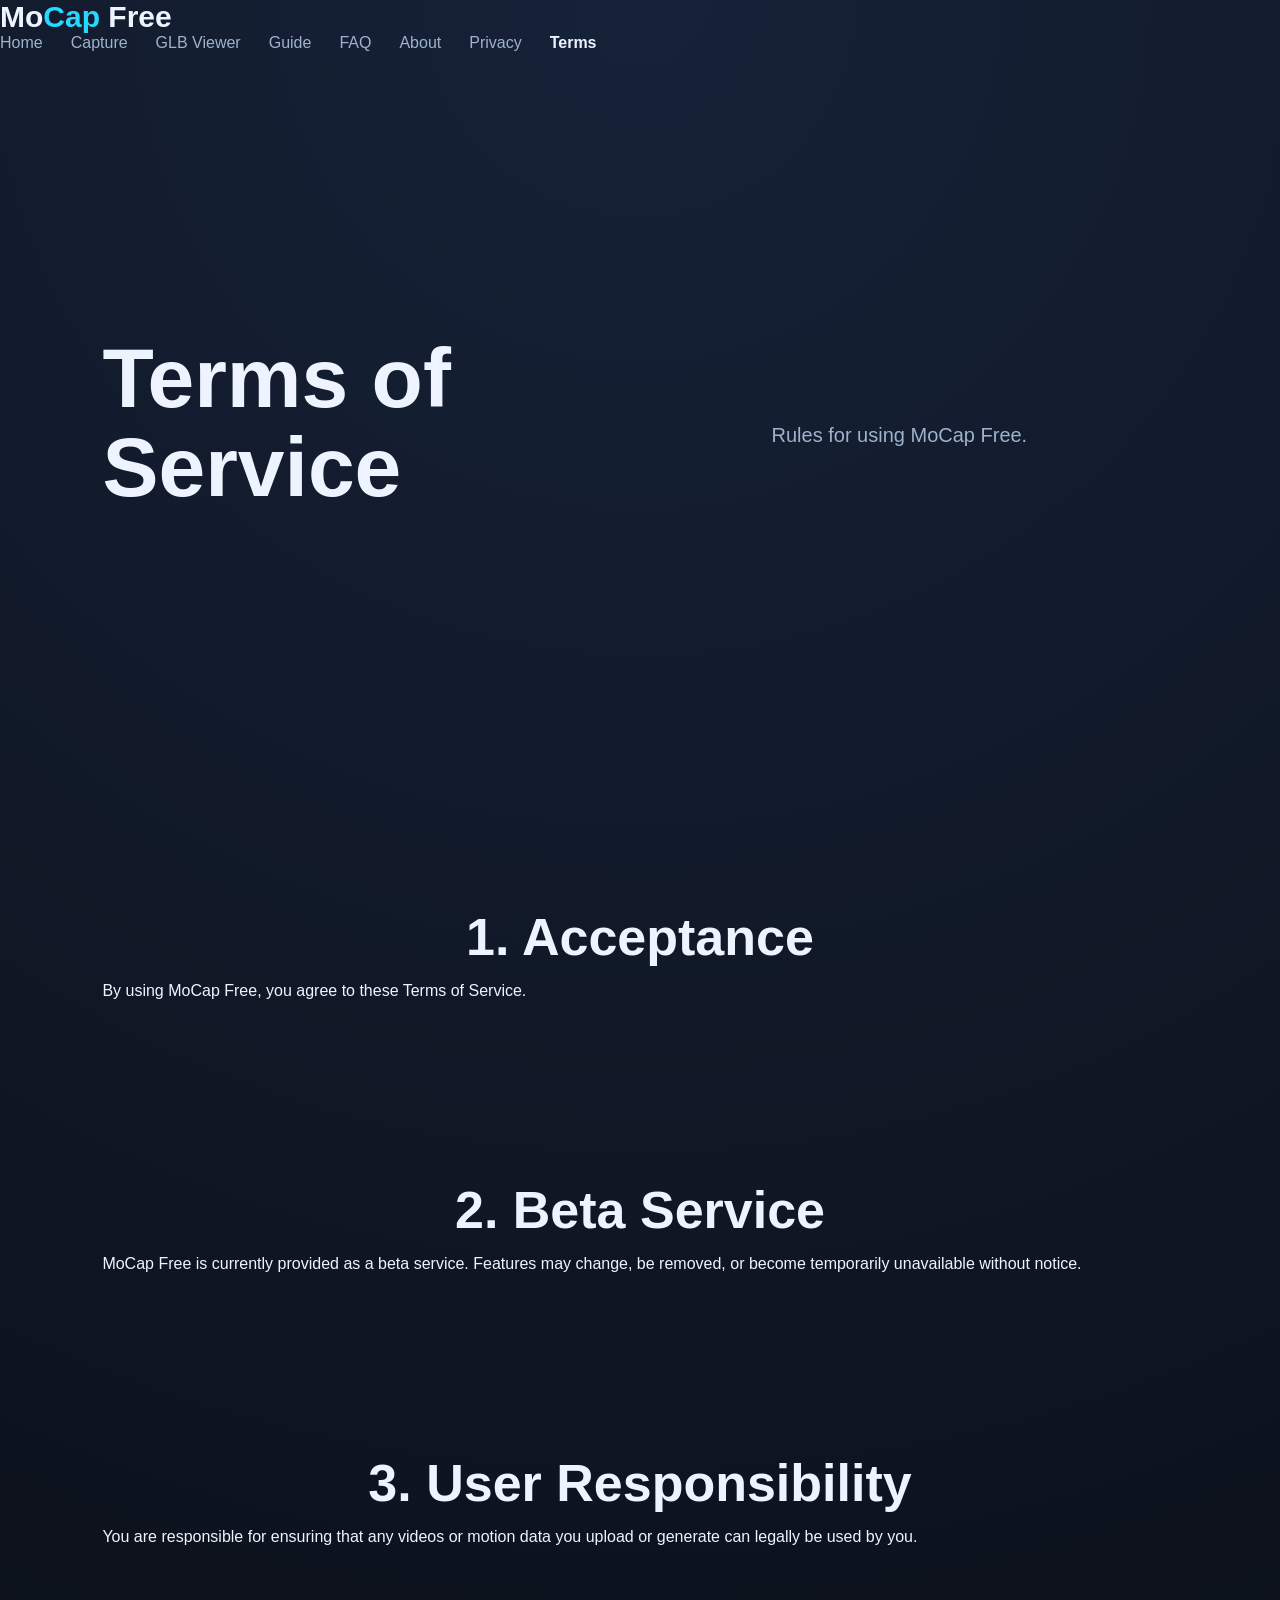
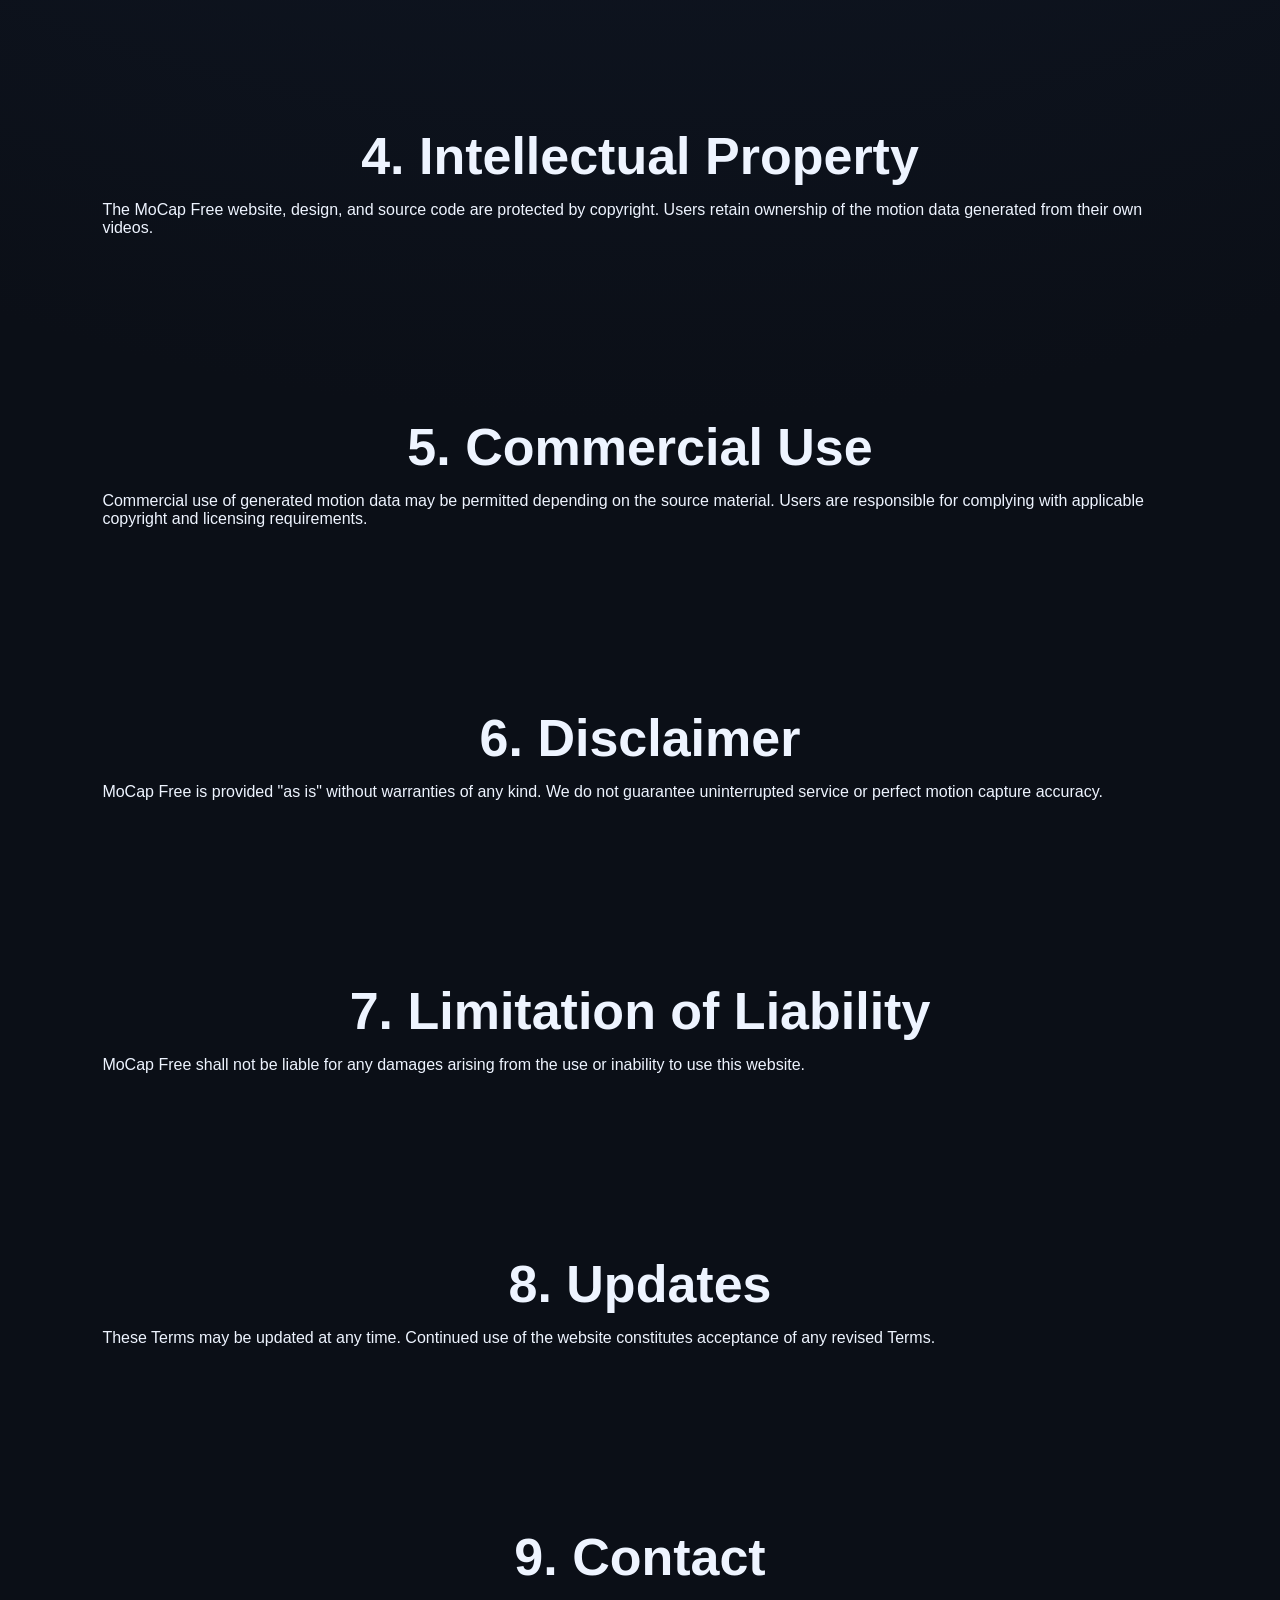
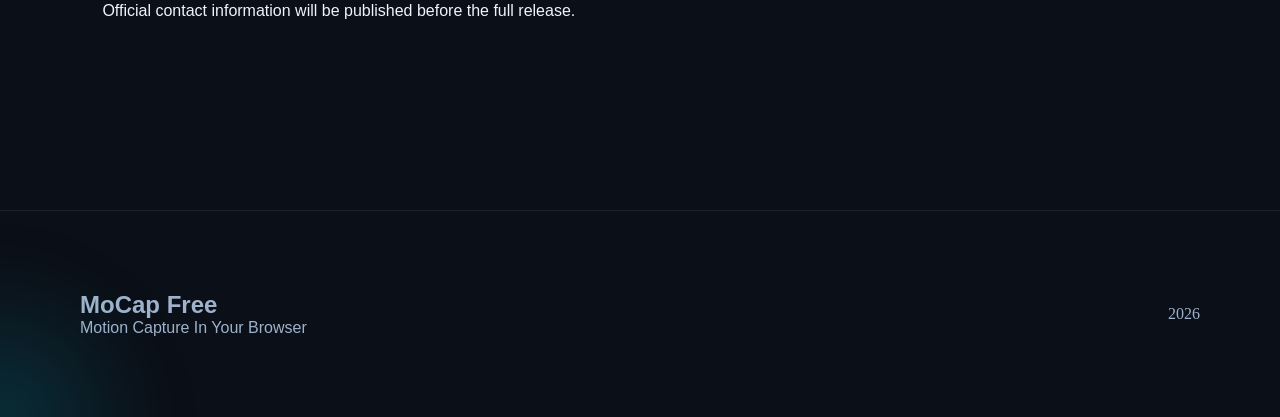
<file: terms.html>
<!DOCTYPE html>
<html lang="ja">

<head>

<meta charset="UTF-8">

<meta name="viewport" content="width=device-width, initial-scale=1.0">

<title>Terms of Service | MoCap Free</title>

<link rel="stylesheet" href="style.css">

</head>

<body>

<header>

<div class="logo">

Mo<span>Cap</span> Free

</div>

<nav>

<a href="index.html">Home</a>

<a href="mocap.html">Capture</a>

<a href="glb-viewer.html">GLB Viewer</a>

<a href="guide.html">Guide</a>

<a href="faq.html">FAQ</a>

<a href="about.html">About</a>

<a href="privacy.html">Privacy</a>

<a href="terms.html" class="active">Terms</a>

</nav>

</header>

<section class="hero small">

<h1>

Terms of Service

</h1>

<p>

Rules for using MoCap Free.

</p>

</section>

<section>

<h2 class="section-title">

1. Acceptance

</h2>

<p>

By using MoCap Free, you agree to these Terms of Service.

</p>

</section>

<section>

<h2 class="section-title">

2. Beta Service

</h2>

<p>

MoCap Free is currently provided as a beta service.

Features may change, be removed, or become temporarily unavailable without notice.

</p>

</section>

<section>

<h2 class="section-title">

3. User Responsibility

</h2>

<p>

You are responsible for ensuring that any videos or motion data you upload or generate can legally be used by you.

</p>

</section>

<section>

<h2 class="section-title">

4. Intellectual Property

</h2>

<p>

The MoCap Free website, design, and source code are protected by copyright.

Users retain ownership of the motion data generated from their own videos.

</p>

</section>

<section>

<h2 class="section-title">

5. Commercial Use

</h2>

<p>

Commercial use of generated motion data may be permitted depending on the source material.

Users are responsible for complying with applicable copyright and licensing requirements.

</p>

</section>

<section>

<h2 class="section-title">

6. Disclaimer

</h2>

<p>

MoCap Free is provided "as is" without warranties of any kind.

We do not guarantee uninterrupted service or perfect motion capture accuracy.

</p>

</section>

<section>

<h2 class="section-title">

7. Limitation of Liability

</h2>

<p>

MoCap Free shall not be liable for any damages arising from the use or inability to use this website.

</p>

</section>

<section>

<h2 class="section-title">

8. Updates

</h2>

<p>

These Terms may be updated at any time.

Continued use of the website constitutes acceptance of any revised Terms.

</p>

</section>

<section>

<h2 class="section-title">

9. Contact

</h2>

<p>

Official contact information will be published before the full release.

</p>

</section>

<footer>

<div>

<h2>

MoCap Free

</h2>

<p>

Motion Capture In Your Browser

</p>

</div>

<p class="footer-year">

2026

</p>

</footer>

<script src="main.js"></script>

</body>

</html>
</file>
<file: style.css>
:root{
  --bg:#0b0f17;
  --panel:#141b26;
  --panel2:#1b2433;
  --text:#eef4ff;
  --muted:#9fb2cc;
  --cyan:#27d9ff;
  --purple:#8b5cf6;
  --border:#2b3a52;
}

*{margin:0;padding:0;box-sizing:border-box}
html{scroll-behavior:smooth}
body{
  font-family:"Space Grotesk",sans-serif;
  color:var(--text);
  background:
    radial-gradient(circle at top,#162238 0%,#0b0f17 55%),
    var(--bg);
  overflow-x:hidden;
}

.grid{
 position:fixed;
 inset:0;
 background-image:
 linear-gradient(rgba(255,255,255,.03) 1px,transparent 1px),
 linear-gradient(90deg,rgba(255,255,255,.03) 1px,transparent 1px);
 background-size:40px 40px;
 z-index:-2;
}

.header{
 position:sticky;
 top:0;
 display:flex;
 justify-content:space-between;
 align-items:center;
 padding:20px 60px;
 background:rgba(11,15,23,.75);
 backdrop-filter:blur(16px);
 border-bottom:1px solid var(--border);
 z-index:10;
}

.logo{
 font-size:30px;
 font-weight:700;
}
.logo span{color:var(--cyan)}

nav{
 display:flex;
 gap:28px;
 flex-wrap:wrap;
}
nav a{
 color:var(--muted);
 text-decoration:none;
 transition:.25s;
}
nav a:hover{color:var(--cyan)}

.hero{
 display:grid;
 grid-template-columns:1.2fr .8fr;
 gap:60px;
 align-items:center;
 min-height:85vh;
 padding:70px 8%;
}

.badge{
 display:inline-block;
 padding:8px 16px;
 border:1px solid var(--purple);
 border-radius:999px;
 color:#d9c7ff;
 margin-bottom:24px;
}

.hero h1{
 font-size:clamp(48px,7vw,84px);
 line-height:1.05;
 margin-bottom:24px;
}
.hero h1 span{
 color:var(--cyan);
}

.hero p{
 color:var(--muted);
 font-size:20px;
 line-height:1.8;
 max-width:620px;
}

.buttons{
 display:flex;
 gap:18px;
 margin-top:40px;
 flex-wrap:wrap;
}

.btn{
 text-decoration:none;
 padding:16px 30px;
 border-radius:12px;
 transition:.3s;
 font-weight:600;
}

.primary{
 background:linear-gradient(135deg,var(--cyan),#5ff3ff);
 color:#00121a;
 box-shadow:0 0 30px rgba(39,217,255,.35);
}
.primary:hover{
 transform:translateY(-4px);
}

.secondary{
 border:1px solid var(--border);
 color:var(--text);
 background:rgba(255,255,255,.03);
}
.secondary:hover{
 border-color:var(--cyan);
 color:var(--cyan);
}

.hero-card,.card{
 background:rgba(20,27,38,.75);
 backdrop-filter:blur(12px);
 border:1px solid var(--border);
 border-radius:20px;
}

.hero-card{
 padding:32px;
}
.hero-card h3{margin-bottom:18px}
.hero-card ul{
 list-style:none;
 display:grid;
 gap:14px;
 color:var(--muted);
}

section{
 padding:90px 8%;
}

section h2{
 text-align:center;
 font-size:40px;
 margin-bottom:50px;
}

.cards{
 display:grid;
 grid-template-columns:repeat(auto-fit,minmax(220px,1fr));
 gap:24px;
}

.card{
 padding:28px;
 transition:.3s;
}
.card:hover{
 transform:translateY(-6px);
 border-color:var(--cyan);
}
.card h3{margin-bottom:14px}
.card p{color:var(--muted);line-height:1.7}

.workflow ol,
.roadmap ul{
 max-width:700px;
 margin:auto;
 display:grid;
 gap:18px;
 font-size:20px;
}

footer{
 border-top:1px solid var(--border);
 padding:40px 8%;
 display:flex;
 justify-content:space-between;
 flex-wrap:wrap;
 gap:16px;
 color:var(--muted);
}

footer a{
 color:var(--muted);
 text-decoration:none;
}
footer a:hover{color:var(--cyan)}

@media(max-width:900px){
 .header{
   padding:20px;
   flex-direction:column;
   gap:18px;
 }
 .hero{
   grid-template-columns:1fr;
   text-align:center;
 }
 .buttons{
   justify-content:center;
 }
 .hero p{
   margin:auto;
 }
}
/* ==========================================
SECTION TITLE
========================================== */

.section-title{

font-size:52px;

text-align:center;

margin-bottom:15px;

font-weight:700;

}

.section-subtitle{

text-align:center;

font-size:20px;

color:var(--text-dim);

margin-bottom:60px;

}

/* ==========================================
FEATURES
========================================== */

.features{

padding:140px 80px;

}

.feature-grid{

display:grid;

grid-template-columns:repeat(auto-fit,minmax(280px,1fr));

gap:30px;

}

.card{

background:rgba(20,20,35,.65);

backdrop-filter:blur(20px);

border:1px solid rgba(255,255,255,.08);

border-radius:20px;

padding:35px;

transition:.35s;

position:relative;

overflow:hidden;

}

.card::before{

content:"";

position:absolute;

left:-50%;

top:-50%;

width:220%;

height:220%;

background:

linear-gradient(

45deg,

transparent,

rgba(0,229,255,.12),

transparent

);

transform:rotate(25deg);

transition:.5s;

opacity:0;

}

.card:hover::before{

opacity:1;

animation:shine 1.3s linear;

}

.card:hover{

transform:translateY(-12px);

border-color:var(--accent);

box-shadow:

0 0 35px rgba(0,229,255,.18);

}

.icon{

font-size:52px;

margin-bottom:20px;

}

.card h3{

font-size:28px;

margin-bottom:15px;

}

.card p{

line-height:1.8;

color:var(--text-dim);

}

/* ==========================================
WORKFLOW
========================================== */

.workflow{

padding:140px 80px;

text-align:center;

}

.steps{

display:flex;

justify-content:center;

align-items:center;

gap:30px;

flex-wrap:wrap;

}

.step{

width:220px;

padding:35px;

background:rgba(18,18,28,.8);

border-radius:20px;

border:1px solid rgba(255,255,255,.08);

transition:.3s;

}

.step:hover{

transform:translateY(-10px);

border-color:var(--accent);

}

.step span{

font-size:48px;

font-family:"Space Mono";

color:var(--accent);

display:block;

margin-bottom:20px;

}

.arrow{

font-size:45px;

color:var(--accent);

}

/* ==========================================
STATISTICS
========================================== */

.stats{

display:grid;

grid-template-columns:repeat(auto-fit,minmax(220px,1fr));

gap:30px;

padding:120px 80px;

}

.stat{

padding:40px;

border-radius:20px;

text-align:center;

background:rgba(20,20,35,.75);

border:1px solid rgba(255,255,255,.08);

}

.stat h2{

font-size:58px;

color:var(--accent);

margin-bottom:15px;

}

.stat p{

color:var(--text-dim);

}

/* ==========================================
ROADMAP
========================================== */

.roadmap{

padding:140px 80px;

}

.roadmap-grid{

display:grid;

grid-template-columns:repeat(auto-fit,minmax(260px,1fr));

gap:25px;

margin-top:60px;

}

.roadmap-grid div{

padding:22px;

border-radius:15px;

background:rgba(20,20,35,.75);

border:1px solid rgba(255,255,255,.08);

transition:.3s;

}

.roadmap-grid div:hover{

transform:translateY(-8px);

border-color:var(--accent);

}

.done{

border-left:4px solid #00ff88;

}

/* ==========================================
FOOTER
========================================== */

footer{

padding:80px;

margin-top:100px;

border-top:1px solid rgba(255,255,255,.08);

display:flex;

justify-content:space-between;

align-items:center;

flex-wrap:wrap;

gap:40px;

}

.footer-links{

display:flex;

gap:25px;

flex-wrap:wrap;

}

.footer-links a{

text-decoration:none;

color:var(--text-dim);

transition:.3s;

}

.footer-links a:hover{

color:var(--accent);

}

.footer-year{

color:var(--text-dim);

font-family:"Space Mono";

}

/* ==========================================
ANIMATION
========================================== */

@keyframes shine{

0%{

transform:translateX(-100%) rotate(25deg);

}

100%{

transform:translateX(100%) rotate(25deg);

}

}

/* ==========================================
RESPONSIVE
========================================== */

@media(max-width:900px){

.features,

.workflow,

.stats,

.roadmap{

padding:80px 25px;

}

.section-title{

font-size:38px;

}

.arrow{

transform:rotate(90deg);

}

footer{

padding:50px 25px;

text-align:center;

justify-content:center;

}

}
/* ==========================================
DEMO
========================================== */

.demo{
padding:140px 80px;
text-align:center;
}

.demo-box{

margin:60px auto;

max-width:900px;

padding:50px;

border-radius:25px;

background:rgba(20,20,35,.75);

border:1px solid rgba(255,255,255,.08);

backdrop-filter:blur(20px);

}

.video-placeholder{

width:140px;

height:140px;

margin:auto;

display:flex;

justify-content:center;

align-items:center;

font-size:70px;

border-radius:50%;

background:linear-gradient(
135deg,
var(--accent),
#00bfff);

color:black;

cursor:pointer;

transition:.3s;

box-shadow:

0 0 40px rgba(0,229,255,.3);

}

.video-placeholder:hover{

transform:scale(1.1);

box-shadow:

0 0 70px rgba(0,229,255,.5);

}

/* ==========================================
SCREENSHOTS
========================================== */

.screenshots{

padding:140px 80px;

}

.shot-grid{

display:grid;

grid-template-columns:repeat(auto-fit,minmax(300px,1fr));

gap:35px;

margin-top:60px;

}

.shot{

height:220px;

display:flex;

justify-content:center;

align-items:center;

font-size:28px;

border-radius:20px;

background:

linear-gradient(
135deg,
rgba(0,229,255,.08),
rgba(124,58,237,.12)
);

border:1px solid rgba(255,255,255,.08);

transition:.35s;

}

.shot:hover{

transform:translateY(-10px);

border-color:var(--accent);

}

/* ==========================================
WHY
========================================== */

.why{

padding:140px 80px;

}

/* ==========================================
FAQ
========================================== */

.faq-preview{

padding:140px 80px;

}

.faq-item{

padding:35px;

margin-bottom:25px;

border-radius:20px;

background:rgba(20,20,35,.75);

border:1px solid rgba(255,255,255,.08);

transition:.3s;

}

.faq-item:hover{

border-color:var(--accent);

transform:translateY(-5px);

}

.faq-item h3{

margin-bottom:15px;

font-size:26px;

}

.faq-item p{

color:var(--text-dim);

line-height:1.8;

}

/* ==========================================
CTA
========================================== */

.cta{

padding:170px 80px;

text-align:center;

background:

radial-gradient(circle,
rgba(0,229,255,.12),
transparent 70%);

}

.cta h2{

font-size:64px;

margin-bottom:20px;

}

.cta p{

font-size:22px;

color:var(--text-dim);

margin-bottom:50px;

}

.cta .btn-primary{

font-size:22px;

padding:22px 60px;

animation:pulseButton 2.5s infinite;

}

@keyframes pulseButton{

0%{

box-shadow:0 0 20px rgba(0,229,255,.2);

}

50%{

box-shadow:0 0 60px rgba(0,229,255,.6);

}

100%{

box-shadow:0 0 20px rgba(0,229,255,.2);

}

}

/* ==========================================
MOBILE
========================================== */

@media(max-width:900px){

.demo,
.screenshots,
.why,
.faq-preview,
.cta{

padding:80px 25px;

}

.cta h2{

font-size:42px;

}

.video-placeholder{

width:110px;

height:110px;

font-size:50px;

}

.shot{

height:170px;

}

}
/* ==========================================
LOADER
========================================== */

#loader{

position:fixed;

inset:0;

background:#05070d;

display:flex;

flex-direction:column;

justify-content:center;

align-items:center;

z-index:99999;

transition:opacity .8s;

}

.loader-logo{

font-size:52px;

font-weight:700;

font-family:"Space Mono";

margin-bottom:40px;

}

.loader-logo span{

color:var(--accent);

}

.loader-bar{

width:260px;

height:6px;

border-radius:30px;

background:#222;

overflow:hidden;

}

.loader-progress{

width:0;

height:100%;

background:linear-gradient(
90deg,
var(--accent),
#6ee7ff);

animation:loading 2.4s forwards;

}

@keyframes loading{

100%{

width:100%;

}

}

/* ==========================================
SCROLL BAR
========================================== */

#scroll-progress{

position:fixed;

top:0;

left:0;

height:4px;

width:0;

background:linear-gradient(
90deg,
var(--accent),
var(--accent2));

z-index:9999;

}

/* ==========================================
BACK TO TOP
========================================== */

#backTop{

position:fixed;

right:30px;

bottom:30px;

width:60px;

height:60px;

border:none;

border-radius:50%;

background:var(--accent);

color:black;

font-size:26px;

cursor:pointer;

display:none;

box-shadow:0 0 25px rgba(0,229,255,.35);

transition:.3s;

}

#backTop:hover{

transform:translateY(-6px);

}
</file>
